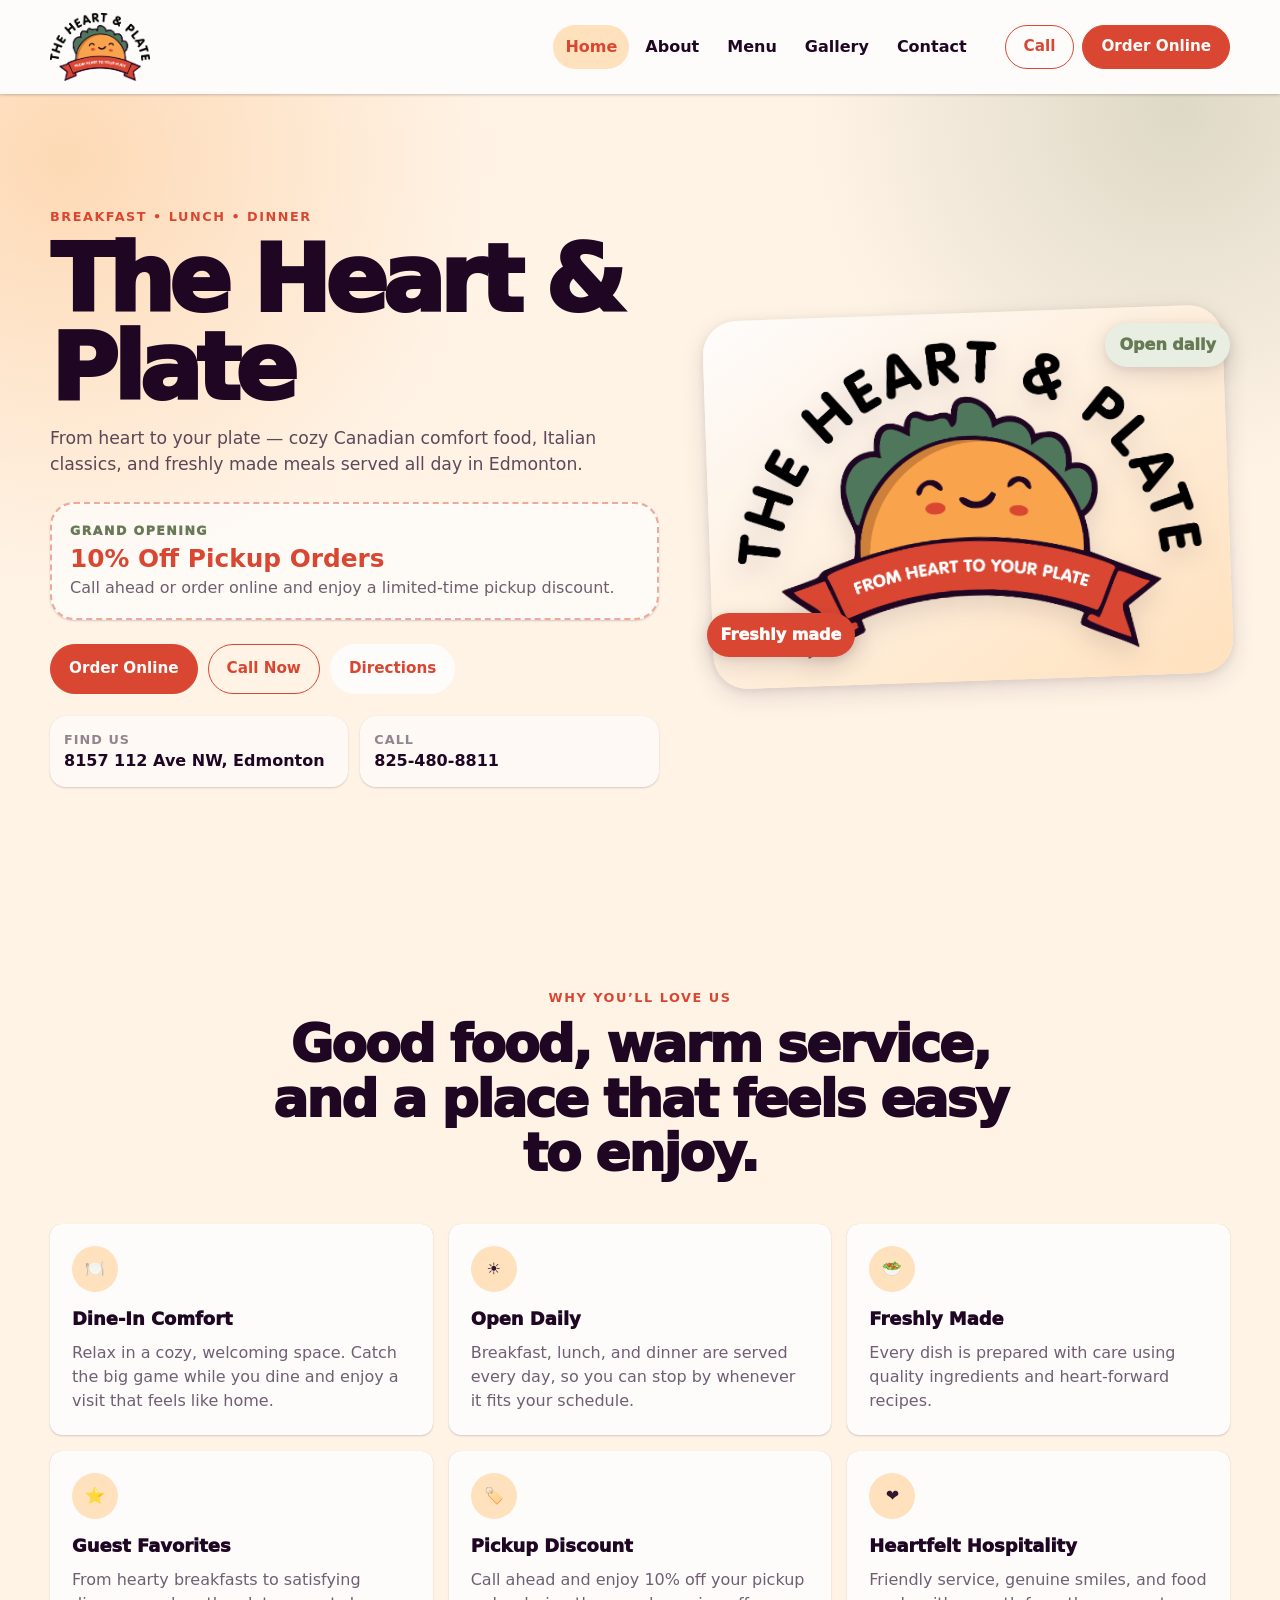
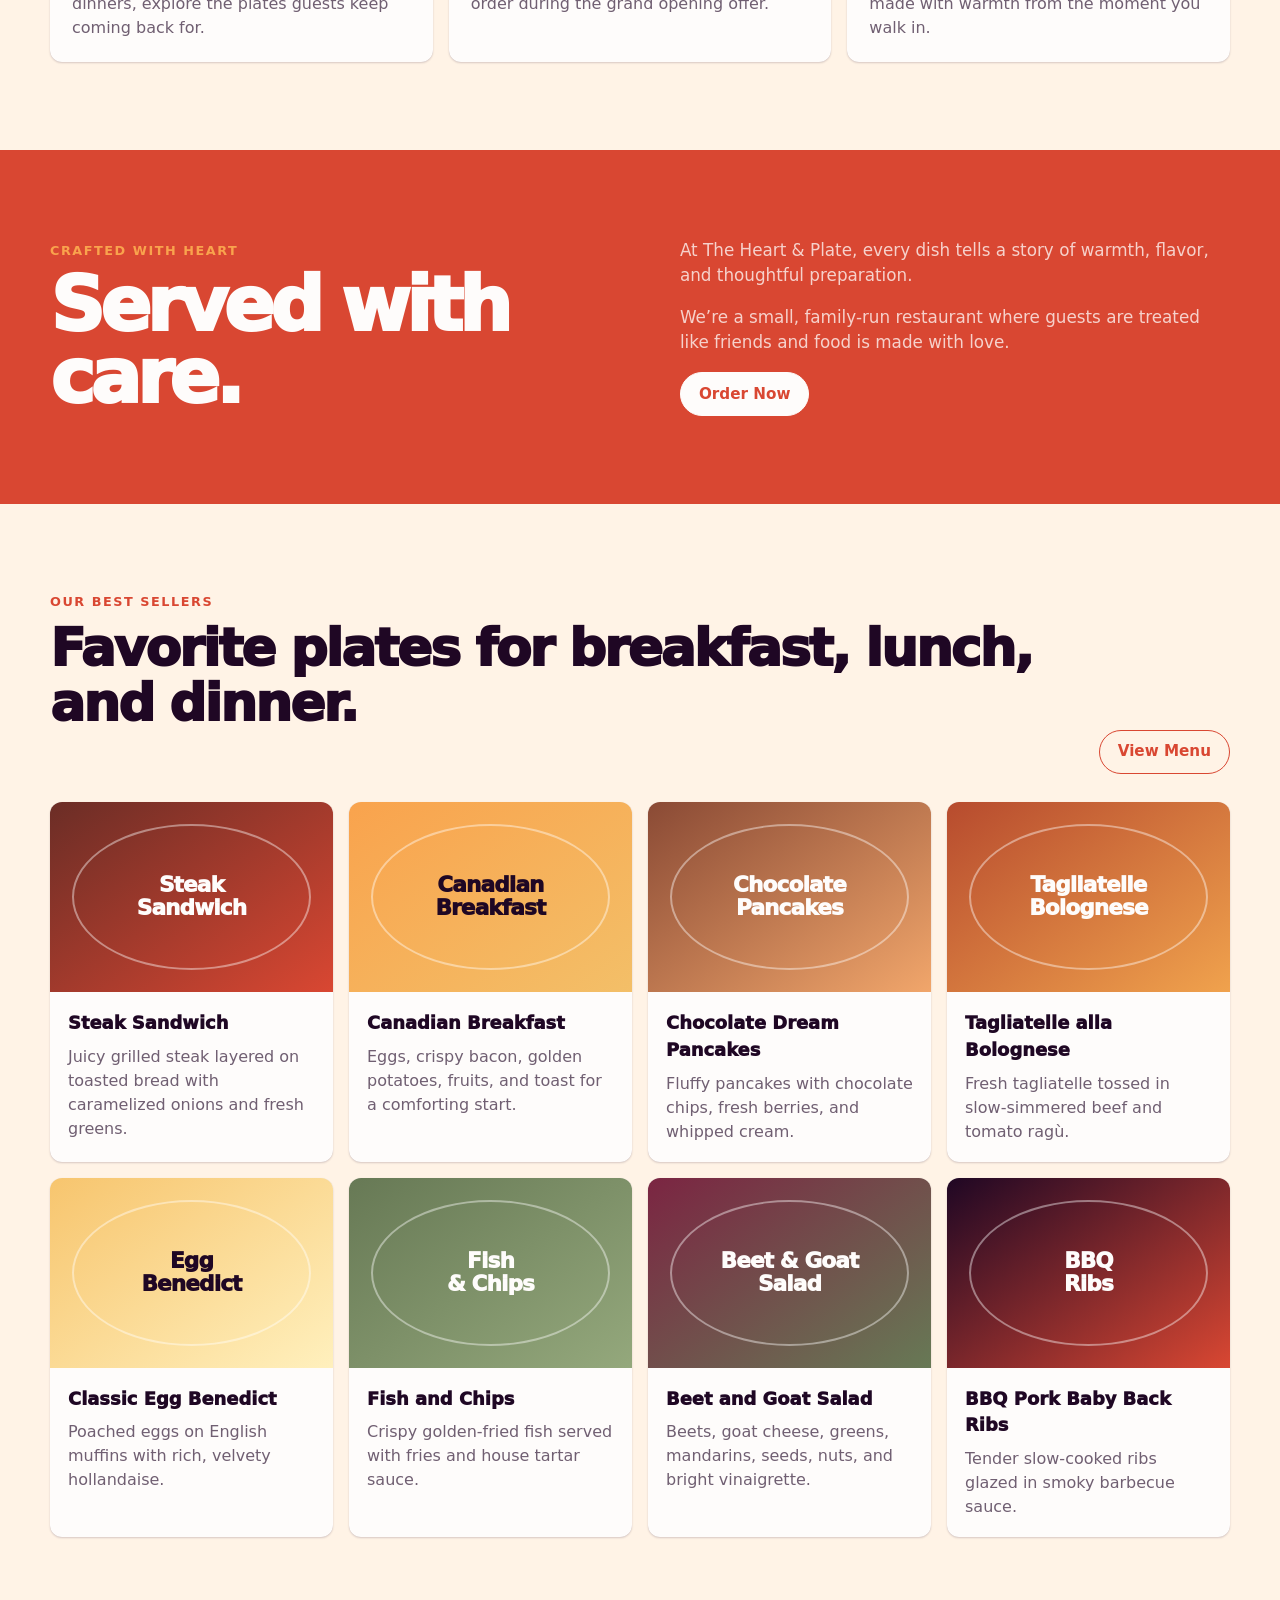
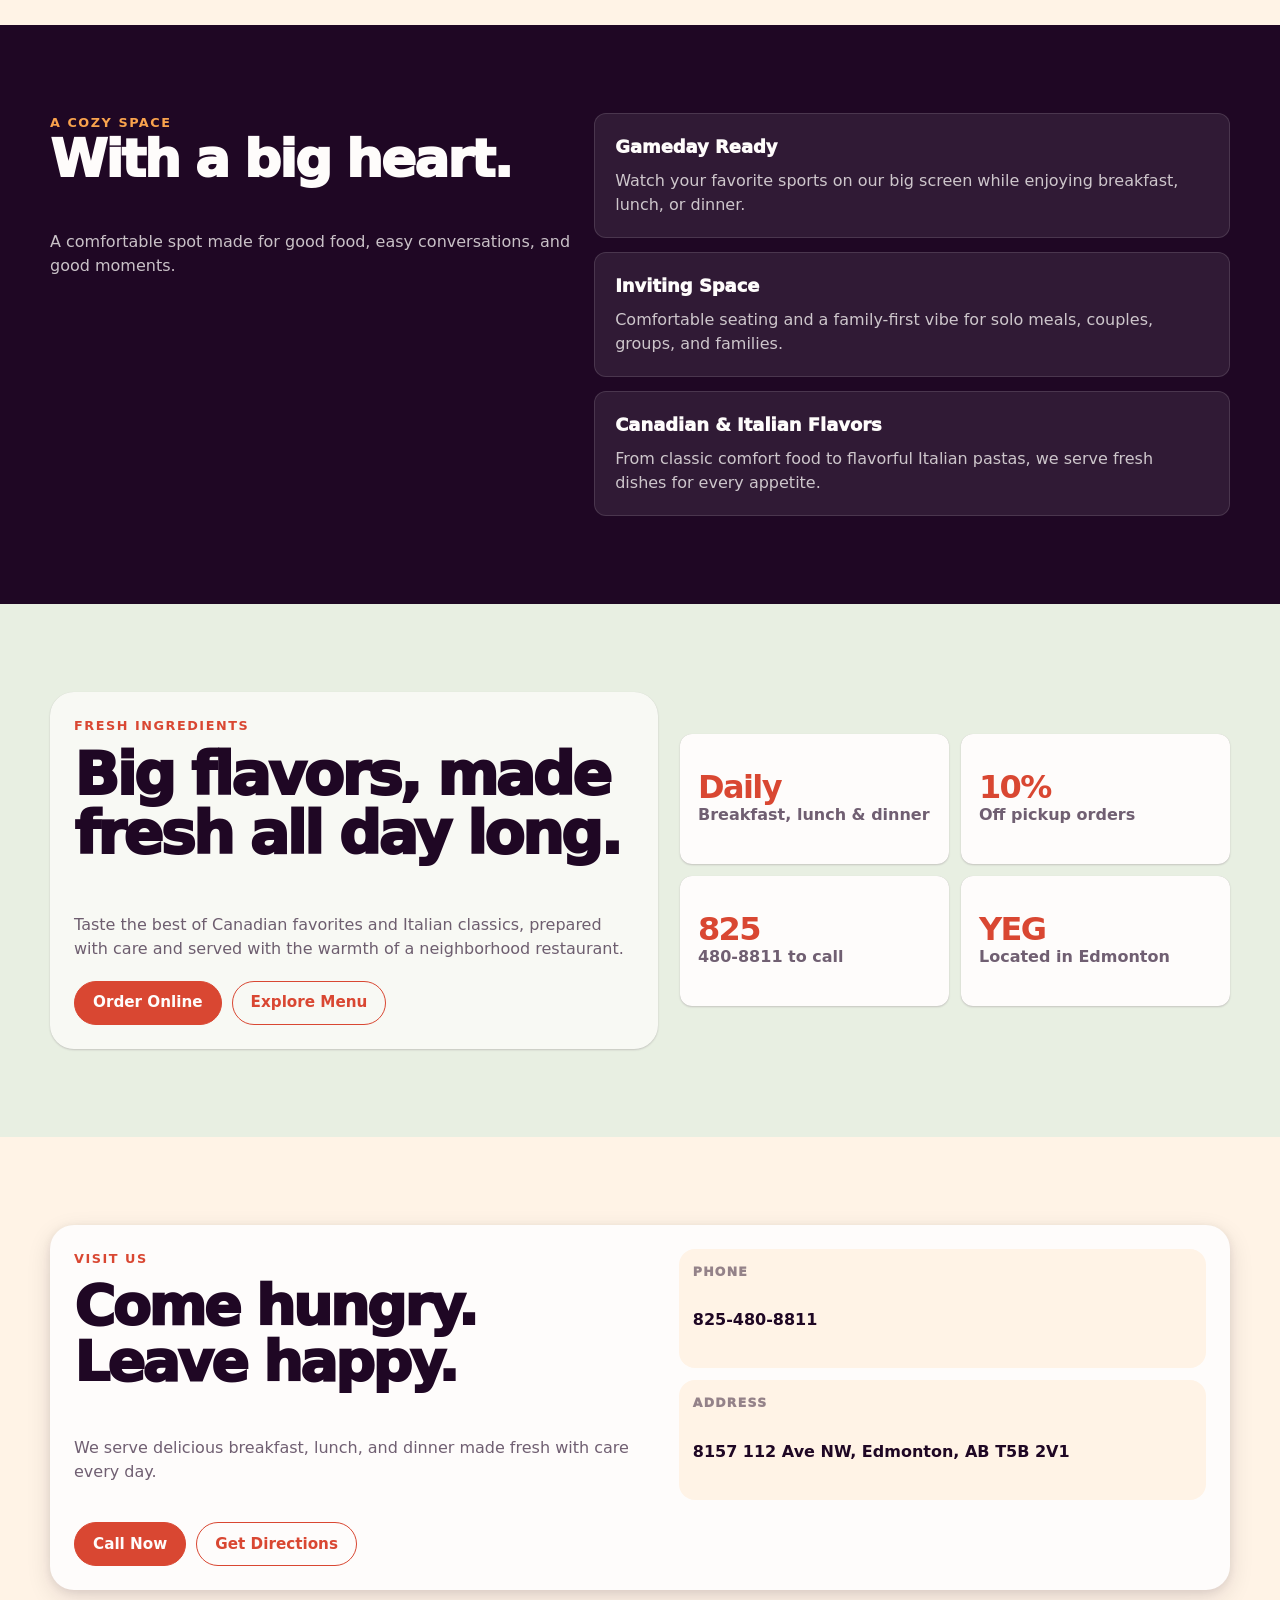
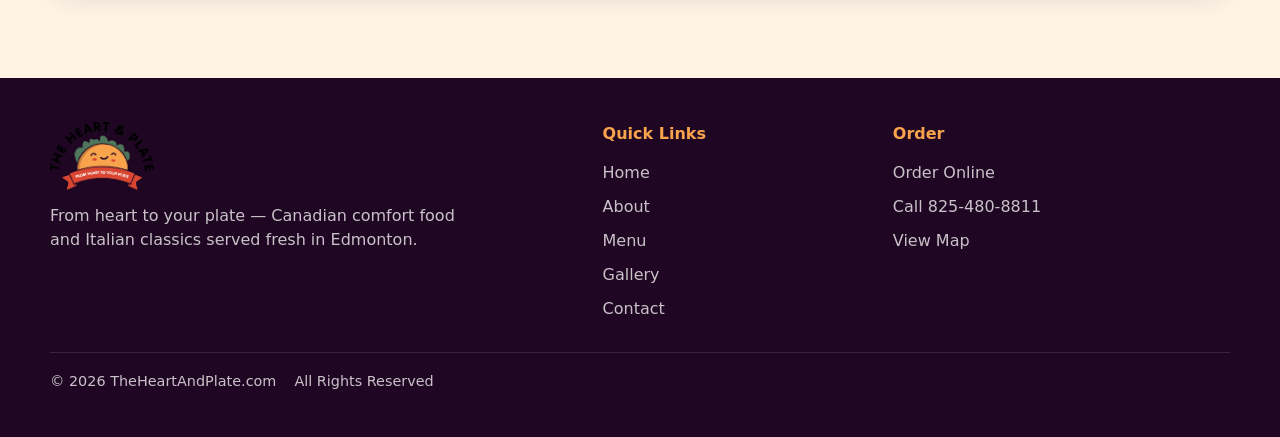
<file: index.html>
<!doctype html>
<html lang="en">
<head>
  <meta charset="utf-8">
  <meta name="viewport" content="width=device-width, initial-scale=1">
  <title>The Heart & Plate | Breakfast, Lunch & Dinner in Edmonton</title>
  <meta name="description" content="The Heart & Plate is a warm family-run Edmonton restaurant serving breakfast, lunch, dinner, Canadian comfort food and Italian classics. Order online or call 825-480-8811.">
  <meta name="theme-color" content="#D94732">

  <meta property="og:title" content="The Heart & Plate | From Heart to Your Plate">
  <meta property="og:description" content="Breakfast, lunch and dinner made fresh daily in Edmonton. Enjoy 10% off pickup orders for our grand opening.">
  <meta property="og:type" content="website">
  <meta property="og:image" content="assets/logo.png">

  <link rel="icon" href="assets/logo.png">
  <link rel="preload" as="image" href="assets/logo.png">
  <link rel="stylesheet" href="styles.css">
  <script src="script.js" defer></script>

  <script type="application/ld+json">
  {
    "@context": "https://schema.org",
    "@type": "Restaurant",
    "name": "The Heart & Plate",
    "url": "https://niht09.github.io/thehartandtheplate/",
    "telephone": "+1-825-480-8811",
    "address": {
      "@type": "PostalAddress",
      "streetAddress": "8157 112 Ave NW",
      "addressLocality": "Edmonton",
      "addressRegion": "AB",
      "postalCode": "T5B 2V1",
      "addressCountry": "CA"
    },
    "servesCuisine": ["Canadian", "Italian", "Breakfast", "Lunch", "Dinner"],
    "priceRange": "$$"
  }
  </script>
</head>
<body>
  <a class="skip-link" href="#main">Skip to content</a>

  <header class="site-header" data-header>
    <div class="container header-inner">
      <a class="brand" href="index.html" aria-label="The Heart and Plate home">
        <img src="assets/logo.png" alt="The Heart and Plate logo" width="112" height="76">
      </a>

      <nav class="desktop-nav" aria-label="Primary navigation">
        <a href="index.html" aria-current="page">Home</a>
        <a href="about.html">About</a>
        <a href="menu.html">Menu</a>
        <a href="gallery.html">Gallery</a>
        <a href="contact.html">Contact</a>
      </nav>

      <div class="header-actions">
        <a class="btn btn-outline hide-sm" href="tel:+18254808811">Call</a>
        <a class="btn btn-primary" href="order-online.html">Order Online</a>
      </div>

      <button class="menu-toggle" type="button" aria-label="Open menu" aria-controls="mobile-menu" aria-expanded="false" data-menu-toggle>
        <span></span>
        <span></span>
        <span></span>
      </button>
    </div>

    <nav class="mobile-menu" id="mobile-menu" aria-label="Mobile navigation" data-mobile-menu>
      <a href="index.html" aria-current="page">Home</a>
      <a href="about.html">About</a>
      <a href="menu.html">Menu</a>
      <a href="gallery.html">Gallery</a>
      <a href="contact.html">Contact</a>
      <div class="mobile-menu-actions">
        <a class="btn btn-primary" href="order-online.html">Order Online</a>
        <a class="btn btn-dark" href="tel:+18254808811">Call 825-480-8811</a>
      </div>
    </nav>
  </header>

  <main id="main">
    <section class="hero section-pad" aria-labelledby="hero-title">
      <div class="container hero-grid">
        <div class="hero-copy">
          <p class="eyebrow">Breakfast • Lunch • Dinner</p>
          <h1 id="hero-title">The Heart & Plate</h1>
          <p class="hero-lead">From heart to your plate — cozy Canadian comfort food, Italian classics, and freshly made meals served all day in Edmonton.</p>

          <div class="hero-offer" aria-label="Grand opening offer">
            <span class="offer-kicker">Grand Opening</span>
            <strong>10% Off Pickup Orders</strong>
            <span>Call ahead or order online and enjoy a limited-time pickup discount.</span>
          </div>

          <div class="hero-ctas">
            <a class="btn btn-primary btn-lg" href="order-online.html">Order Online</a>
            <a class="btn btn-outline btn-lg" href="tel:+18254808811">Call Now</a>
            <a class="btn btn-light btn-lg" href="https://www.google.com/maps/search/?api=1&query=8157%20112%20Ave%20NW%2C%20Edmonton%2C%20AB%20T5B%202V1" target="_blank" rel="noopener">Directions</a>
          </div>

          <div class="quick-info" aria-label="Restaurant details">
            <div>
              <span>Find us</span>
              <strong>8157 112 Ave NW, Edmonton</strong>
            </div>
            <div>
              <span>Call</span>
              <strong>825-480-8811</strong>
            </div>
          </div>
        </div>

        <div class="hero-art" aria-label="The Heart and Plate restaurant brand artwork">
          <div class="logo-card">
            <img src="assets/logo.png" alt="From Heart to Your Plate logo" width="520" height="350">
          </div>
          <div class="hero-chip chip-one">Freshly made</div>
          <div class="hero-chip chip-two">Open daily</div>
        </div>
      </div>
    </section>

    <section class="love section-pad" aria-labelledby="love-title">
      <div class="container">
        <div class="section-heading center">
          <p class="eyebrow">Why You’ll Love Us</p>
          <h2 id="love-title">Good food, warm service, and a place that feels easy to enjoy.</h2>
        </div>

        <div class="feature-grid">
          <article class="feature-card">
            <span class="icon-bubble">🍽️</span>
            <h3>Dine-In Comfort</h3>
            <p>Relax in a cozy, welcoming space. Catch the big game while you dine and enjoy a visit that feels like home.</p>
          </article>
          <article class="feature-card">
            <span class="icon-bubble">☀️</span>
            <h3>Open Daily</h3>
            <p>Breakfast, lunch, and dinner are served every day, so you can stop by whenever it fits your schedule.</p>
          </article>
          <article class="feature-card">
            <span class="icon-bubble">🥗</span>
            <h3>Freshly Made</h3>
            <p>Every dish is prepared with care using quality ingredients and heart-forward recipes.</p>
          </article>
          <article class="feature-card">
            <span class="icon-bubble">⭐</span>
            <h3>Guest Favorites</h3>
            <p>From hearty breakfasts to satisfying dinners, explore the plates guests keep coming back for.</p>
          </article>
          <article class="feature-card">
            <span class="icon-bubble">🏷️</span>
            <h3>Pickup Discount</h3>
            <p>Call ahead and enjoy 10% off your pickup order during the grand opening offer.</p>
          </article>
          <article class="feature-card">
            <span class="icon-bubble">❤️</span>
            <h3>Heartfelt Hospitality</h3>
            <p>Friendly service, genuine smiles, and food made with warmth from the moment you walk in.</p>
          </article>
        </div>
      </div>
    </section>

    <section class="story-band section-pad" aria-labelledby="story-title">
      <div class="container story-grid">
        <div>
          <p class="eyebrow light">Crafted with heart</p>
          <h2 id="story-title">Served with care.</h2>
        </div>
        <div class="story-copy">
          <p>At The Heart & Plate, every dish tells a story of warmth, flavor, and thoughtful preparation.</p>
          <p>We’re a small, family-run restaurant where guests are treated like friends and food is made with love.</p>
          <a class="btn btn-on-red" href="order-online.html">Order Now</a>
        </div>
      </div>
    </section>

    <section class="best-sellers section-pad" aria-labelledby="best-title">
      <div class="container">
        <div class="section-heading split">
          <div>
            <p class="eyebrow">Our Best Sellers</p>
            <h2 id="best-title">Favorite plates for breakfast, lunch, and dinner.</h2>
          </div>
          <a class="btn btn-outline" href="menu.html">View Menu</a>
        </div>

        <div class="menu-grid">
          <article class="menu-card">
            <div class="food-photo food-steak" role="img" aria-label="Steak sandwich illustration"><span>Steak<br>Sandwich</span></div>
            <div class="menu-card-body"><h3>Steak Sandwich</h3><p>Juicy grilled steak layered on toasted bread with caramelized onions and fresh greens.</p></div>
          </article>
          <article class="menu-card">
            <div class="food-photo food-breakfast" role="img" aria-label="Canadian breakfast illustration"><span>Canadian<br>Breakfast</span></div>
            <div class="menu-card-body"><h3>Canadian Breakfast</h3><p>Eggs, crispy bacon, golden potatoes, fruits, and toast for a comforting start.</p></div>
          </article>
          <article class="menu-card">
            <div class="food-photo food-pancakes" role="img" aria-label="Chocolate dream pancakes illustration"><span>Chocolate<br>Pancakes</span></div>
            <div class="menu-card-body"><h3>Chocolate Dream Pancakes</h3><p>Fluffy pancakes with chocolate chips, fresh berries, and whipped cream.</p></div>
          </article>
          <article class="menu-card">
            <div class="food-photo food-pasta" role="img" aria-label="Tagliatelle alla Bolognese illustration"><span>Tagliatelle<br>Bolognese</span></div>
            <div class="menu-card-body"><h3>Tagliatelle alla Bolognese</h3><p>Fresh tagliatelle tossed in slow-simmered beef and tomato ragù.</p></div>
          </article>
          <article class="menu-card">
            <div class="food-photo food-eggs" role="img" aria-label="Classic egg benedict illustration"><span>Egg<br>Benedict</span></div>
            <div class="menu-card-body"><h3>Classic Egg Benedict</h3><p>Poached eggs on English muffins with rich, velvety hollandaise.</p></div>
          </article>
          <article class="menu-card">
            <div class="food-photo food-fish" role="img" aria-label="Fish and chips illustration"><span>Fish<br>& Chips</span></div>
            <div class="menu-card-body"><h3>Fish and Chips</h3><p>Crispy golden-fried fish served with fries and house tartar sauce.</p></div>
          </article>
          <article class="menu-card">
            <div class="food-photo food-salad" role="img" aria-label="Beet and goat salad illustration"><span>Beet & Goat<br>Salad</span></div>
            <div class="menu-card-body"><h3>Beet and Goat Salad</h3><p>Beets, goat cheese, greens, mandarins, seeds, nuts, and bright vinaigrette.</p></div>
          </article>
          <article class="menu-card">
            <div class="food-photo food-ribs" role="img" aria-label="BBQ pork baby back ribs illustration"><span>BBQ<br>Ribs</span></div>
            <div class="menu-card-body"><h3>BBQ Pork Baby Back Ribs</h3><p>Tender slow-cooked ribs glazed in smoky barbecue sauce.</p></div>
          </article>
        </div>
      </div>
    </section>

    <section class="cozy section-pad" aria-labelledby="cozy-title">
      <div class="container cozy-grid">
        <div class="section-heading cozy-heading">
          <p class="eyebrow light">A cozy space</p>
          <h2 id="cozy-title">With a big heart.</h2>
          <p>A comfortable spot made for good food, easy conversations, and good moments.</p>
        </div>
        <div class="cozy-cards">
          <article>
            <h3>Gameday Ready</h3>
            <p>Watch your favorite sports on our big screen while enjoying breakfast, lunch, or dinner.</p>
          </article>
          <article>
            <h3>Inviting Space</h3>
            <p>Comfortable seating and a family-first vibe for solo meals, couples, groups, and families.</p>
          </article>
          <article>
            <h3>Canadian & Italian Flavors</h3>
            <p>From classic comfort food to flavorful Italian pastas, we serve fresh dishes for every appetite.</p>
          </article>
        </div>
      </div>
    </section>

    <section class="fresh section-pad" aria-labelledby="fresh-title">
      <div class="container fresh-grid">
        <div class="fresh-panel">
          <p class="eyebrow">Fresh Ingredients</p>
          <h2 id="fresh-title">Big flavors, made fresh all day long.</h2>
          <p>Taste the best of Canadian favorites and Italian classics, prepared with care and served with the warmth of a neighborhood restaurant.</p>
          <div class="fresh-actions">
            <a class="btn btn-primary" href="order-online.html">Order Online</a>
            <a class="btn btn-outline" href="menu.html">Explore Menu</a>
          </div>
        </div>
        <div class="fresh-stat-grid" aria-label="Restaurant highlights">
          <div><strong>Daily</strong><span>Breakfast, lunch & dinner</span></div>
          <div><strong>10%</strong><span>Off pickup orders</span></div>
          <div><strong>825</strong><span>480-8811 to call</span></div>
          <div><strong>YEG</strong><span>Located in Edmonton</span></div>
        </div>
      </div>
    </section>

    <section class="contact section-pad" aria-labelledby="contact-title">
      <div class="container contact-card">
        <div>
          <p class="eyebrow">Visit us</p>
          <h2 id="contact-title">Come hungry. Leave happy.</h2>
          <p>We serve delicious breakfast, lunch, and dinner made fresh with care every day.</p>
        </div>
        <div class="contact-details">
          <a href="tel:+18254808811"><span>Phone</span><strong>825-480-8811</strong></a>
          <a href="https://www.google.com/maps/search/?api=1&query=8157%20112%20Ave%20NW%2C%20Edmonton%2C%20AB%20T5B%202V1" target="_blank" rel="noopener"><span>Address</span><strong>8157 112 Ave NW, Edmonton, AB T5B 2V1</strong></a>
        </div>
        <div class="contact-actions">
          <a class="btn btn-primary" href="tel:+18254808811">Call Now</a>
          <a class="btn btn-outline" href="https://www.google.com/maps/search/?api=1&query=8157%20112%20Ave%20NW%2C%20Edmonton%2C%20AB%20T5B%202V1" target="_blank" rel="noopener">Get Directions</a>
        </div>
      </div>
    </section>
  </main>

  <footer class="site-footer">
    <div class="container footer-grid">
      <div>
        <img class="footer-logo" src="assets/logo.png" alt="The Heart and Plate logo" width="112" height="76" loading="lazy">
        <p>From heart to your plate — Canadian comfort food and Italian classics served fresh in Edmonton.</p>
      </div>
      <div>
        <h2>Quick Links</h2>
        <a href="index.html">Home</a>
        <a href="about.html">About</a>
        <a href="menu.html">Menu</a>
        <a href="gallery.html">Gallery</a>
        <a href="contact.html">Contact</a>
      </div>
      <div>
        <h2>Order</h2>
        <a href="order-online.html">Order Online</a>
        <a href="tel:+18254808811">Call 825-480-8811</a>
        <a href="https://www.google.com/maps/search/?api=1&query=8157%20112%20Ave%20NW%2C%20Edmonton%2C%20AB%20T5B%202V1" target="_blank" rel="noopener">View Map</a>
      </div>
    </div>
    <div class="container footer-bottom">
      <span>© <span data-year></span> TheHeartAndPlate.com</span>
      <span>All Rights Reserved</span>
    </div>
  </footer>

  <div class="mobile-cta" aria-label="Quick mobile actions">
    <a href="tel:+18254808811">Call</a>
    <a class="mobile-cta-primary" href="order-online.html">Order</a>
    <a href="https://www.google.com/maps/search/?api=1&query=8157%20112%20Ave%20NW%2C%20Edmonton%2C%20AB%20T5B%202V1" target="_blank" rel="noopener">Directions</a>
  </div>
</body>
</html>
</file>
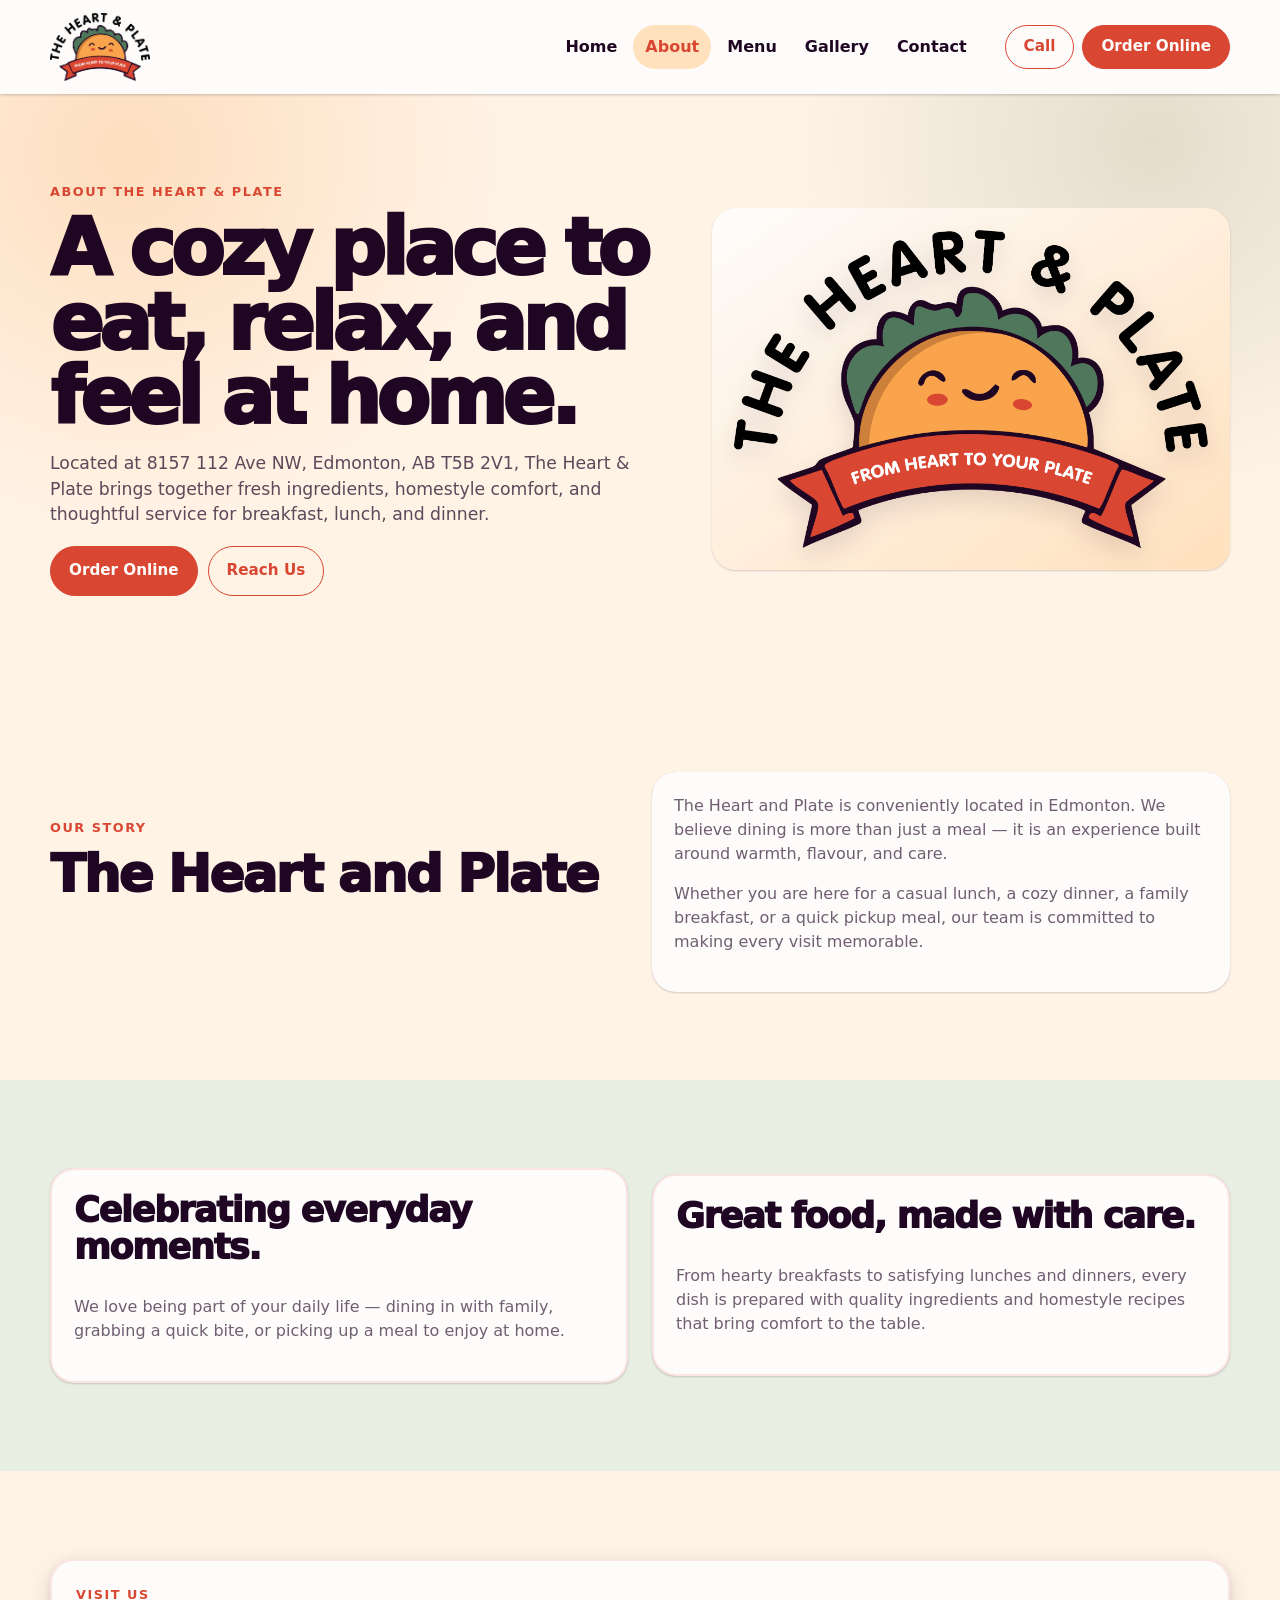
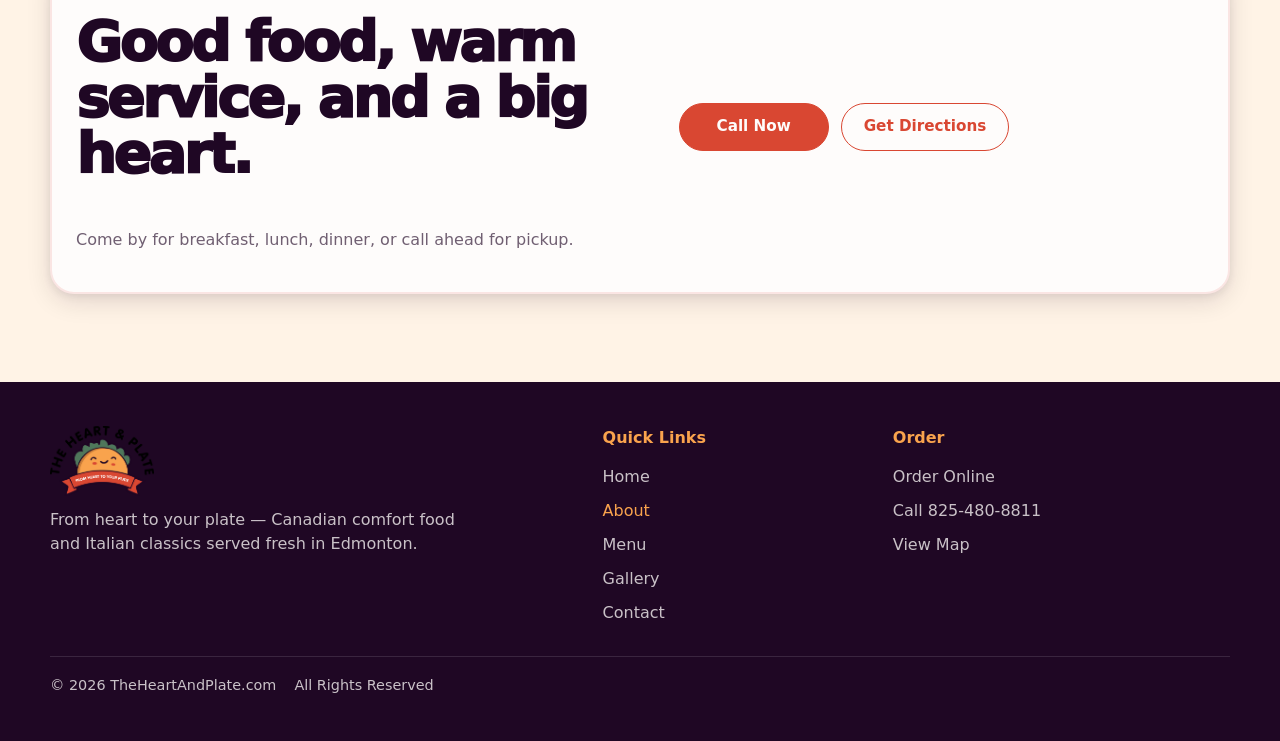
<file: about.html>
<!doctype html>
<html lang="en">
<head>
  <meta charset="utf-8">
  <meta name="viewport" content="width=device-width, initial-scale=1">
  <title>About | The Heart & Plate Edmonton</title>
  <meta name="description" content="Learn about The Heart & Plate, a warm Edmonton restaurant serving fresh breakfast, lunch, dinner, Canadian comfort food and Italian classics.">
  <meta name="theme-color" content="#D94732">
  <meta property="og:title" content="About | The Heart & Plate Edmonton">
  <meta property="og:description" content="Learn about The Heart & Plate, a warm Edmonton restaurant serving fresh breakfast, lunch, dinner, Canadian comfort food and Italian classics.">
  <meta property="og:type" content="website">
  <meta property="og:image" content="assets/logo.png">
  <link rel="icon" href="assets/logo.png">
  <link rel="stylesheet" href="styles.css">
  <script src="script.js" defer></script>
</head>
<body>
  <a class="skip-link" href="#main">Skip to content</a>

  <header class="site-header" data-header>
    <div class="container header-inner">
      <a class="brand" href="index.html" aria-label="The Heart and Plate home">
        <img src="assets/logo.png" alt="The Heart and Plate logo" width="112" height="76">
      </a>

      <nav class="desktop-nav" aria-label="Primary navigation">
        <a href="index.html" >Home</a>
        <a href="about.html" aria-current="page">About</a>
        <a href="menu.html" >Menu</a>
        <a href="gallery.html" >Gallery</a>
        <a href="contact.html" >Contact</a>
      </nav>

      <div class="header-actions">
        <a class="btn btn-outline hide-sm" href="tel:+18254808811">Call</a>
        <a class="btn btn-primary" href="order-online.html">Order Online</a>
      </div>

      <button class="menu-toggle" type="button" aria-label="Open menu" aria-controls="mobile-menu" aria-expanded="false" data-menu-toggle>
        <span></span><span></span><span></span>
      </button>
    </div>

    <nav class="mobile-menu" id="mobile-menu" aria-label="Mobile navigation" data-mobile-menu>
      <a href="index.html" >Home</a>
      <a href="about.html" aria-current="page">About</a>
      <a href="menu.html" >Menu</a>
      <a href="gallery.html" >Gallery</a>
      <a href="contact.html" >Contact</a>
      <a href="order-online.html" >Order Online</a>
      <div class="mobile-menu-actions">
        <a class="btn btn-primary" href="order-online.html">Order Online</a>
        <a class="btn btn-dark" href="tel:+18254808811">Call 825-480-8811</a>
      </div>
    </nav>
  </header>

  <main id="main">
    <section class="page-hero about-page-hero section-pad">
      <div class="container two-col hero-inner-page">
        <div>
          <p class="eyebrow">About The Heart & Plate</p>
          <h1>A cozy place to eat, relax, and feel at home.</h1>
          <p class="hero-lead">Located at 8157 112 Ave NW, Edmonton, AB T5B 2V1, The Heart & Plate brings together fresh ingredients, homestyle comfort, and thoughtful service for breakfast, lunch, and dinner.</p>
          <div class="hero-ctas">
            <a class="btn btn-primary btn-lg" href="order-online.html">Order Online</a>
            <a class="btn btn-outline btn-lg" href="contact.html">Reach Us</a>
          </div>
        </div>
        <div class="about-brand-card">
          <img src="assets/logo.png" alt="The Heart and Plate logo" width="520" height="350">
        </div>
      </div>
    </section>

    <section class="section-pad">
      <div class="container intro-grid">
        <div class="section-heading">
          <p class="eyebrow">Our Story</p>
          <h2>The Heart and Plate</h2>
        </div>
        <div class="prose-card">
          <p>The Heart and Plate is conveniently located in Edmonton. We believe dining is more than just a meal — it is an experience built around warmth, flavour, and care.</p>
          <p>Whether you are here for a casual lunch, a cozy dinner, a family breakfast, or a quick pickup meal, our team is committed to making every visit memorable.</p>
        </div>
      </div>
    </section>

    <section class="food-philosophy section-pad">
      <div class="container food-philosophy-grid">
        <div class="prose-card warm-card">
          <h2>Celebrating everyday moments.</h2>
          <p>We love being part of your daily life — dining in with family, grabbing a quick bite, or picking up a meal to enjoy at home.</p>
        </div>
        <div class="prose-card warm-card">
          <h2>Great food, made with care.</h2>
          <p>From hearty breakfasts to satisfying lunches and dinners, every dish is prepared with quality ingredients and homestyle recipes that bring comfort to the table.</p>
        </div>
      </div>
    </section>

    <section class="visit-band section-pad">
      <div class="container contact-card visit-card">
        <div>
          <p class="eyebrow">Visit us</p>
          <h2>Good food, warm service, and a big heart.</h2>
          <p>Come by for breakfast, lunch, dinner, or call ahead for pickup.</p>
        </div>
        <div class="contact-actions">
          <a class="btn btn-primary" href="tel:+18254808811">Call Now</a>
          <a class="btn btn-outline" href="https://www.google.com/maps/search/?api=1&query=8157%20112%20Ave%20NW%2C%20Edmonton%2C%20AB%20T5B%202V1" target="_blank" rel="noopener">Get Directions</a>
        </div>
      </div>
    </section>
  </main>

  <footer class="site-footer">
    <div class="container footer-grid">
      <div>
        <img class="footer-logo" src="assets/logo.png" alt="The Heart and Plate logo" width="112" height="76" loading="lazy">
        <p>From heart to your plate — Canadian comfort food and Italian classics served fresh in Edmonton.</p>
      </div>
      <div>
        <h2>Quick Links</h2>
        <a href="index.html" >Home</a>
        <a href="about.html" aria-current="page">About</a>
        <a href="menu.html" >Menu</a>
        <a href="gallery.html" >Gallery</a>
        <a href="contact.html" >Contact</a>
      </div>
      <div>
        <h2>Order</h2>
        <a href="order-online.html" >Order Online</a>
        <a href="tel:+18254808811">Call 825-480-8811</a>
        <a href="https://www.google.com/maps/search/?api=1&query=8157%20112%20Ave%20NW%2C%20Edmonton%2C%20AB%20T5B%202V1" target="_blank" rel="noopener">View Map</a>
      </div>
    </div>
    <div class="container footer-bottom">
      <span>© <span data-year></span> TheHeartAndPlate.com</span>
      <span>All Rights Reserved</span>
    </div>
  </footer>

  <div class="mobile-cta" aria-label="Quick mobile actions">
    <a href="tel:+18254808811">Call</a>
    <a class="mobile-cta-primary" href="order-online.html">Order</a>
    <a href="https://www.google.com/maps/search/?api=1&query=8157%20112%20Ave%20NW%2C%20Edmonton%2C%20AB%20T5B%202V1" target="_blank" rel="noopener">Directions</a>
  </div>
</body>
</html>
</file>
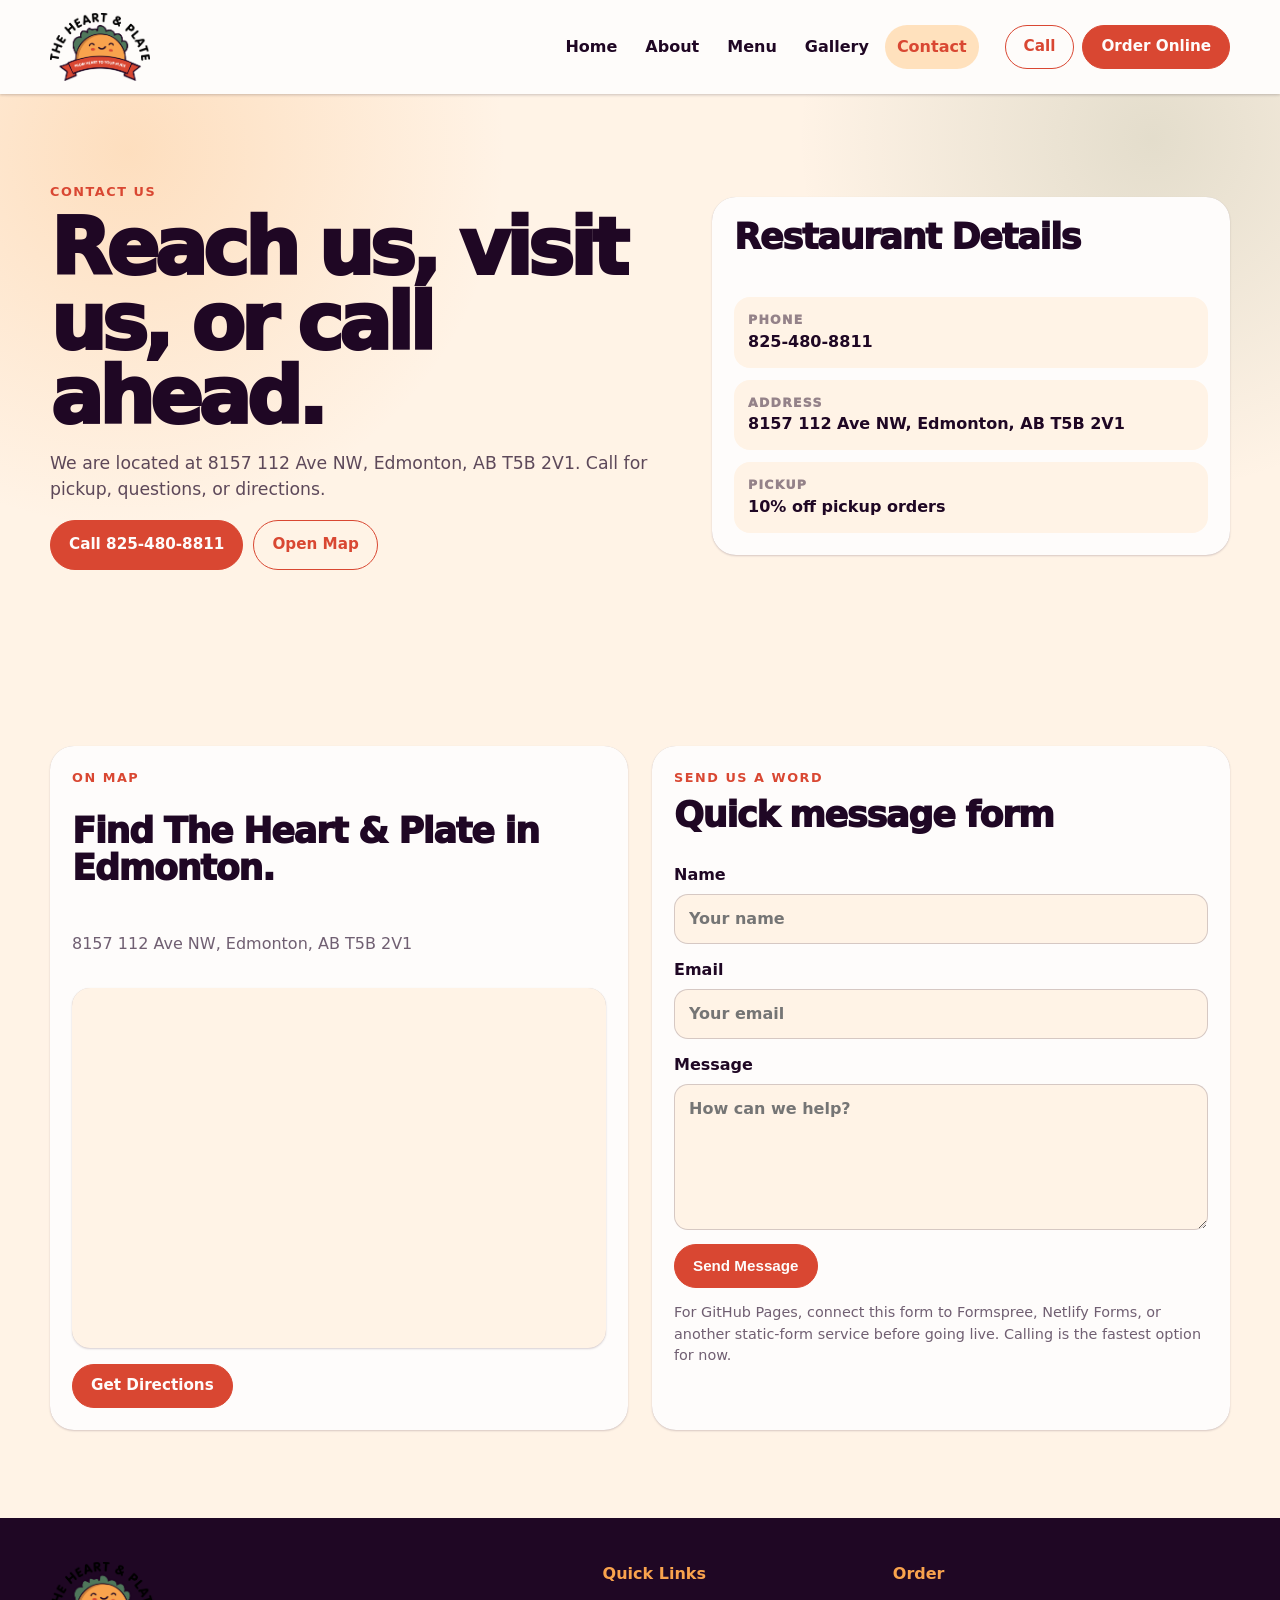
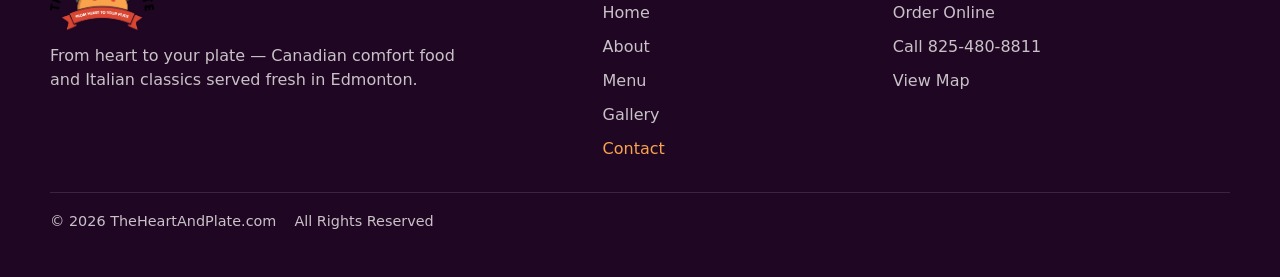
<file: contact.html>
<!doctype html>
<html lang="en">
<head>
  <meta charset="utf-8">
  <meta name="viewport" content="width=device-width, initial-scale=1">
  <title>Contact | The Heart & Plate Edmonton</title>
  <meta name="description" content="Contact The Heart & Plate in Edmonton. Call 825-480-8811, get directions, or ask about pickup orders.">
  <meta name="theme-color" content="#D94732">
  <meta property="og:title" content="Contact | The Heart & Plate Edmonton">
  <meta property="og:description" content="Contact The Heart & Plate in Edmonton. Call 825-480-8811, get directions, or ask about pickup orders.">
  <meta property="og:type" content="website">
  <meta property="og:image" content="assets/logo.png">
  <link rel="icon" href="assets/logo.png">
  <link rel="stylesheet" href="styles.css">
  <script src="script.js" defer></script>
</head>
<body>
  <a class="skip-link" href="#main">Skip to content</a>

  <header class="site-header" data-header>
    <div class="container header-inner">
      <a class="brand" href="index.html" aria-label="The Heart and Plate home">
        <img src="assets/logo.png" alt="The Heart and Plate logo" width="112" height="76">
      </a>

      <nav class="desktop-nav" aria-label="Primary navigation">
        <a href="index.html" >Home</a>
        <a href="about.html" >About</a>
        <a href="menu.html" >Menu</a>
        <a href="gallery.html" >Gallery</a>
        <a href="contact.html" aria-current="page">Contact</a>
      </nav>

      <div class="header-actions">
        <a class="btn btn-outline hide-sm" href="tel:+18254808811">Call</a>
        <a class="btn btn-primary" href="order-online.html">Order Online</a>
      </div>

      <button class="menu-toggle" type="button" aria-label="Open menu" aria-controls="mobile-menu" aria-expanded="false" data-menu-toggle>
        <span></span><span></span><span></span>
      </button>
    </div>

    <nav class="mobile-menu" id="mobile-menu" aria-label="Mobile navigation" data-mobile-menu>
      <a href="index.html" >Home</a>
      <a href="about.html" >About</a>
      <a href="menu.html" >Menu</a>
      <a href="gallery.html" >Gallery</a>
      <a href="contact.html" aria-current="page">Contact</a>
      <a href="order-online.html" >Order Online</a>
      <div class="mobile-menu-actions">
        <a class="btn btn-primary" href="order-online.html">Order Online</a>
        <a class="btn btn-dark" href="tel:+18254808811">Call 825-480-8811</a>
      </div>
    </nav>
  </header>

  <main id="main">
    <section class="page-hero contact-hero section-pad">
      <div class="container two-col hero-inner-page">
        <div>
          <p class="eyebrow">Contact Us</p>
          <h1>Reach us, visit us, or call ahead.</h1>
          <p class="hero-lead">We are located at 8157 112 Ave NW, Edmonton, AB T5B 2V1. Call for pickup, questions, or directions.</p>
          <div class="hero-ctas">
            <a class="btn btn-primary btn-lg" href="tel:+18254808811">Call 825-480-8811</a>
            <a class="btn btn-outline btn-lg" href="https://www.google.com/maps/search/?api=1&query=8157%20112%20Ave%20NW%2C%20Edmonton%2C%20AB%20T5B%202V1" target="_blank" rel="noopener">Open Map</a>
          </div>
        </div>
        <div class="contact-info-panel">
          <h2>Restaurant Details</h2>
          <a href="tel:+18254808811"><span>Phone</span><strong>825-480-8811</strong></a>
          <a href="https://www.google.com/maps/search/?api=1&query=8157%20112%20Ave%20NW%2C%20Edmonton%2C%20AB%20T5B%202V1" target="_blank" rel="noopener"><span>Address</span><strong>8157 112 Ave NW, Edmonton, AB T5B 2V1</strong></a>
          <a href="order-online.html"><span>Pickup</span><strong>10% off pickup orders</strong></a>
        </div>
      </div>
    </section>
    <section class="section-pad">
      <div class="container contact-layout map-layout">
        <div class="map-card">
          <p class="eyebrow">On Map</p>
          <h2>Find The Heart & Plate in Edmonton.</h2>
          <p>8157 112 Ave NW, Edmonton, AB T5B 2V1</p>
          <iframe class="map-embed" title="Map to The Heart & Plate Edmonton" loading="lazy" referrerpolicy="no-referrer-when-downgrade" src="https://www.google.com/maps?q=8157%20112%20Ave%20NW%2C%20Edmonton%2C%20AB%20T5B%202V1&output=embed"></iframe>
          <a class="btn btn-primary" href="https://www.google.com/maps/search/?api=1&query=8157%20112%20Ave%20NW%2C%20Edmonton%2C%20AB%20T5B%202V1" target="_blank" rel="noopener">Get Directions</a>
        </div>
        <form class="contact-form" action="mailto:" method="post" enctype="text/plain">
          <p class="eyebrow">Send us a word</p>
          <h2>Quick message form</h2>
          <label>Name <input type="text" name="name" placeholder="Your name"></label>
          <label>Email <input type="email" name="email" placeholder="Your email"></label>
          <label>Message <textarea name="message" rows="5" placeholder="How can we help?"></textarea></label>
          <button class="btn btn-primary" type="submit">Send Message</button>
          <p class="form-note">For GitHub Pages, connect this form to Formspree, Netlify Forms, or another static-form service before going live. Calling is the fastest option for now.</p>
        </form>
      </div>
    </section>
  </main>

  <footer class="site-footer">
    <div class="container footer-grid">
      <div>
        <img class="footer-logo" src="assets/logo.png" alt="The Heart and Plate logo" width="112" height="76" loading="lazy">
        <p>From heart to your plate — Canadian comfort food and Italian classics served fresh in Edmonton.</p>
      </div>
      <div>
        <h2>Quick Links</h2>
        <a href="index.html" >Home</a>
        <a href="about.html" >About</a>
        <a href="menu.html" >Menu</a>
        <a href="gallery.html" >Gallery</a>
        <a href="contact.html" aria-current="page">Contact</a>
      </div>
      <div>
        <h2>Order</h2>
        <a href="order-online.html" >Order Online</a>
        <a href="tel:+18254808811">Call 825-480-8811</a>
        <a href="https://www.google.com/maps/search/?api=1&query=8157%20112%20Ave%20NW%2C%20Edmonton%2C%20AB%20T5B%202V1" target="_blank" rel="noopener">View Map</a>
      </div>
    </div>
    <div class="container footer-bottom">
      <span>© <span data-year></span> TheHeartAndPlate.com</span>
      <span>All Rights Reserved</span>
    </div>
  </footer>

  <div class="mobile-cta" aria-label="Quick mobile actions">
    <a href="tel:+18254808811">Call</a>
    <a class="mobile-cta-primary" href="order-online.html">Order</a>
    <a href="https://www.google.com/maps/search/?api=1&query=8157%20112%20Ave%20NW%2C%20Edmonton%2C%20AB%20T5B%202V1" target="_blank" rel="noopener">Directions</a>
  </div>
</body>
</html>
</file>
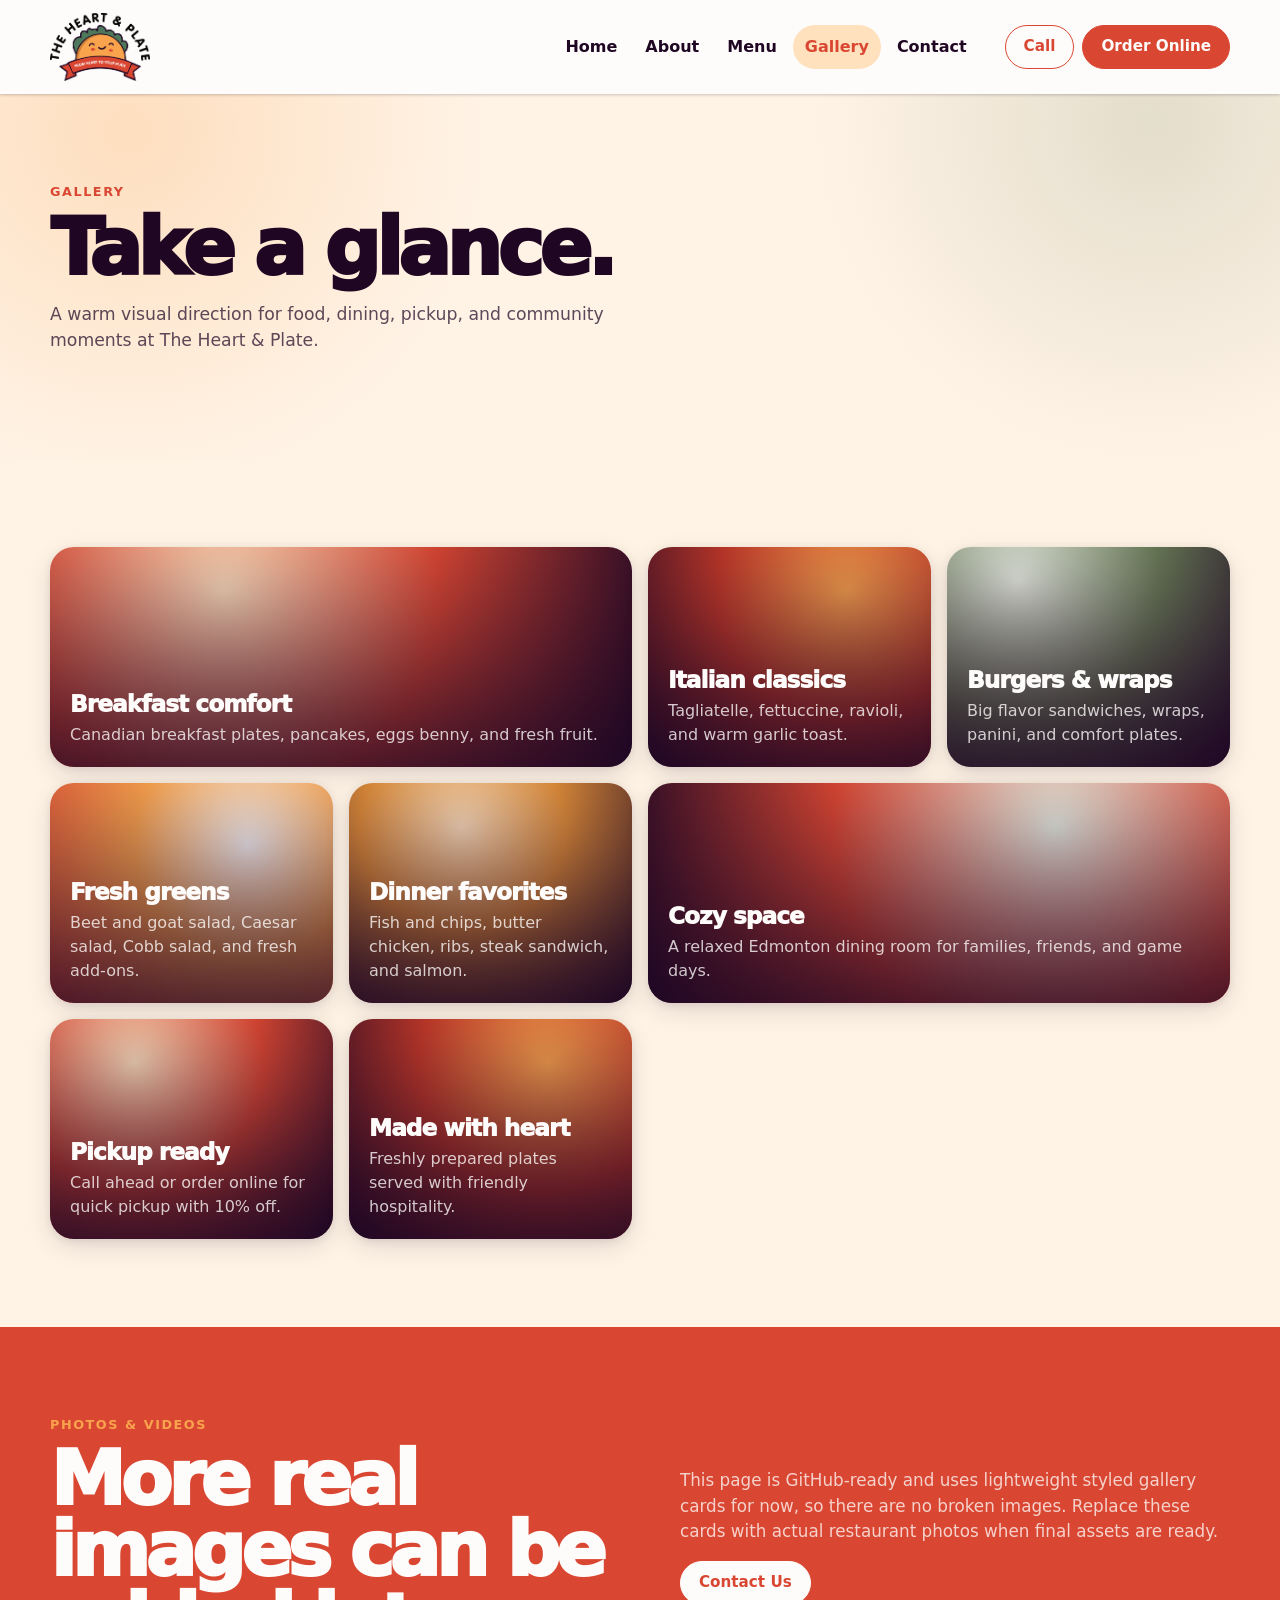
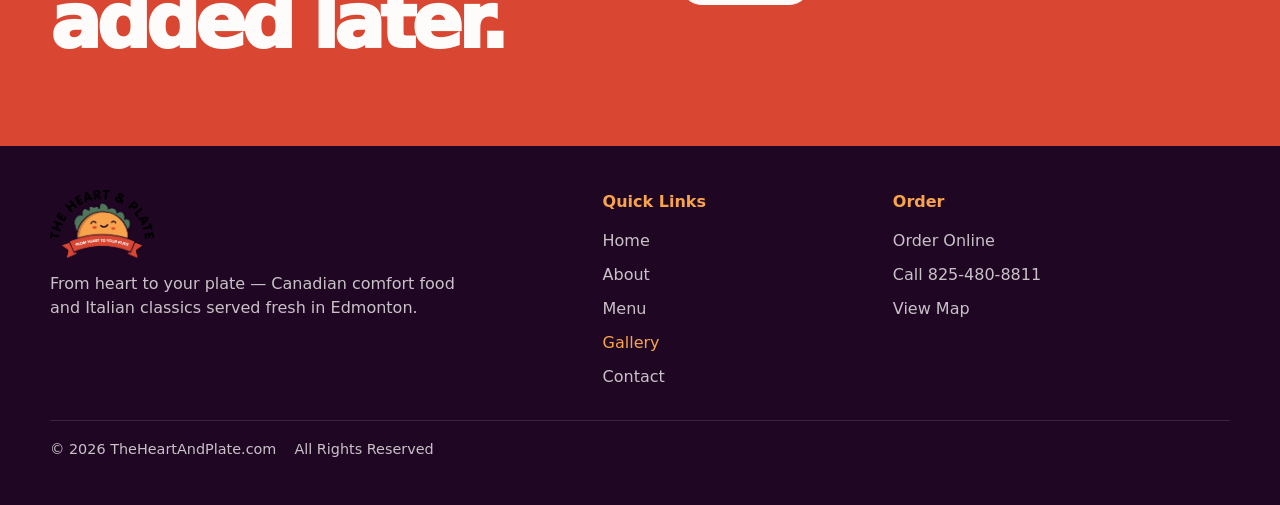
<file: gallery.html>
<!doctype html>
<html lang="en">
<head>
  <meta charset="utf-8">
  <meta name="viewport" content="width=device-width, initial-scale=1">
  <title>Gallery | The Heart & Plate Edmonton</title>
  <meta name="description" content="View The Heart & Plate gallery direction for fresh food, cozy dining, pickup orders and Edmonton restaurant moments.">
  <meta name="theme-color" content="#D94732">
  <meta property="og:title" content="Gallery | The Heart & Plate Edmonton">
  <meta property="og:description" content="View The Heart & Plate gallery direction for fresh food, cozy dining, pickup orders and Edmonton restaurant moments.">
  <meta property="og:type" content="website">
  <meta property="og:image" content="assets/logo.png">
  <link rel="icon" href="assets/logo.png">
  <link rel="stylesheet" href="styles.css">
  <script src="script.js" defer></script>
</head>
<body>
  <a class="skip-link" href="#main">Skip to content</a>

  <header class="site-header" data-header>
    <div class="container header-inner">
      <a class="brand" href="index.html" aria-label="The Heart and Plate home">
        <img src="assets/logo.png" alt="The Heart and Plate logo" width="112" height="76">
      </a>

      <nav class="desktop-nav" aria-label="Primary navigation">
        <a href="index.html" >Home</a>
        <a href="about.html" >About</a>
        <a href="menu.html" >Menu</a>
        <a href="gallery.html" aria-current="page">Gallery</a>
        <a href="contact.html" >Contact</a>
      </nav>

      <div class="header-actions">
        <a class="btn btn-outline hide-sm" href="tel:+18254808811">Call</a>
        <a class="btn btn-primary" href="order-online.html">Order Online</a>
      </div>

      <button class="menu-toggle" type="button" aria-label="Open menu" aria-controls="mobile-menu" aria-expanded="false" data-menu-toggle>
        <span></span><span></span><span></span>
      </button>
    </div>

    <nav class="mobile-menu" id="mobile-menu" aria-label="Mobile navigation" data-mobile-menu>
      <a href="index.html" >Home</a>
      <a href="about.html" >About</a>
      <a href="menu.html" >Menu</a>
      <a href="gallery.html" aria-current="page">Gallery</a>
      <a href="contact.html" >Contact</a>
      <a href="order-online.html" >Order Online</a>
      <div class="mobile-menu-actions">
        <a class="btn btn-primary" href="order-online.html">Order Online</a>
        <a class="btn btn-dark" href="tel:+18254808811">Call 825-480-8811</a>
      </div>
    </nav>
  </header>

  <main id="main">
    <section class="page-hero gallery-hero section-pad">
      <div class="container">
        <p class="eyebrow">Gallery</p>
        <h1>Take a glance.</h1>
        <p class="hero-lead">A warm visual direction for food, dining, pickup, and community moments at The Heart & Plate.</p>
      </div>
    </section>
    <section class="section-pad">
      <div class="container">
        <div class="gallery-grid"><article class="gallery-tile tile-1"><span>Breakfast comfort</span><p>Canadian breakfast plates, pancakes, eggs benny, and fresh fruit.</p></article><article class="gallery-tile tile-2"><span>Italian classics</span><p>Tagliatelle, fettuccine, ravioli, and warm garlic toast.</p></article><article class="gallery-tile tile-3"><span>Burgers & wraps</span><p>Big flavor sandwiches, wraps, panini, and comfort plates.</p></article><article class="gallery-tile tile-4"><span>Fresh greens</span><p>Beet and goat salad, Caesar salad, Cobb salad, and fresh add-ons.</p></article><article class="gallery-tile tile-5"><span>Dinner favorites</span><p>Fish and chips, butter chicken, ribs, steak sandwich, and salmon.</p></article><article class="gallery-tile tile-6"><span>Cozy space</span><p>A relaxed Edmonton dining room for families, friends, and game days.</p></article><article class="gallery-tile tile-1"><span>Pickup ready</span><p>Call ahead or order online for quick pickup with 10% off.</p></article><article class="gallery-tile tile-2"><span>Made with heart</span><p>Freshly prepared plates served with friendly hospitality.</p></article></div>
      </div>
    </section>
    <section class="story-band section-pad">
      <div class="container story-grid">
        <div><p class="eyebrow light">Photos & videos</p><h2>More real images can be added later.</h2></div>
        <div class="story-copy"><p>This page is GitHub-ready and uses lightweight styled gallery cards for now, so there are no broken images. Replace these cards with actual restaurant photos when final assets are ready.</p><a class="btn btn-on-red" href="contact.html">Contact Us</a></div>
      </div>
    </section>
  </main>

  <footer class="site-footer">
    <div class="container footer-grid">
      <div>
        <img class="footer-logo" src="assets/logo.png" alt="The Heart and Plate logo" width="112" height="76" loading="lazy">
        <p>From heart to your plate — Canadian comfort food and Italian classics served fresh in Edmonton.</p>
      </div>
      <div>
        <h2>Quick Links</h2>
        <a href="index.html" >Home</a>
        <a href="about.html" >About</a>
        <a href="menu.html" >Menu</a>
        <a href="gallery.html" aria-current="page">Gallery</a>
        <a href="contact.html" >Contact</a>
      </div>
      <div>
        <h2>Order</h2>
        <a href="order-online.html" >Order Online</a>
        <a href="tel:+18254808811">Call 825-480-8811</a>
        <a href="https://www.google.com/maps/search/?api=1&query=8157%20112%20Ave%20NW%2C%20Edmonton%2C%20AB%20T5B%202V1" target="_blank" rel="noopener">View Map</a>
      </div>
    </div>
    <div class="container footer-bottom">
      <span>© <span data-year></span> TheHeartAndPlate.com</span>
      <span>All Rights Reserved</span>
    </div>
  </footer>

  <div class="mobile-cta" aria-label="Quick mobile actions">
    <a href="tel:+18254808811">Call</a>
    <a class="mobile-cta-primary" href="order-online.html">Order</a>
    <a href="https://www.google.com/maps/search/?api=1&query=8157%20112%20Ave%20NW%2C%20Edmonton%2C%20AB%20T5B%202V1" target="_blank" rel="noopener">Directions</a>
  </div>
</body>
</html>
</file>
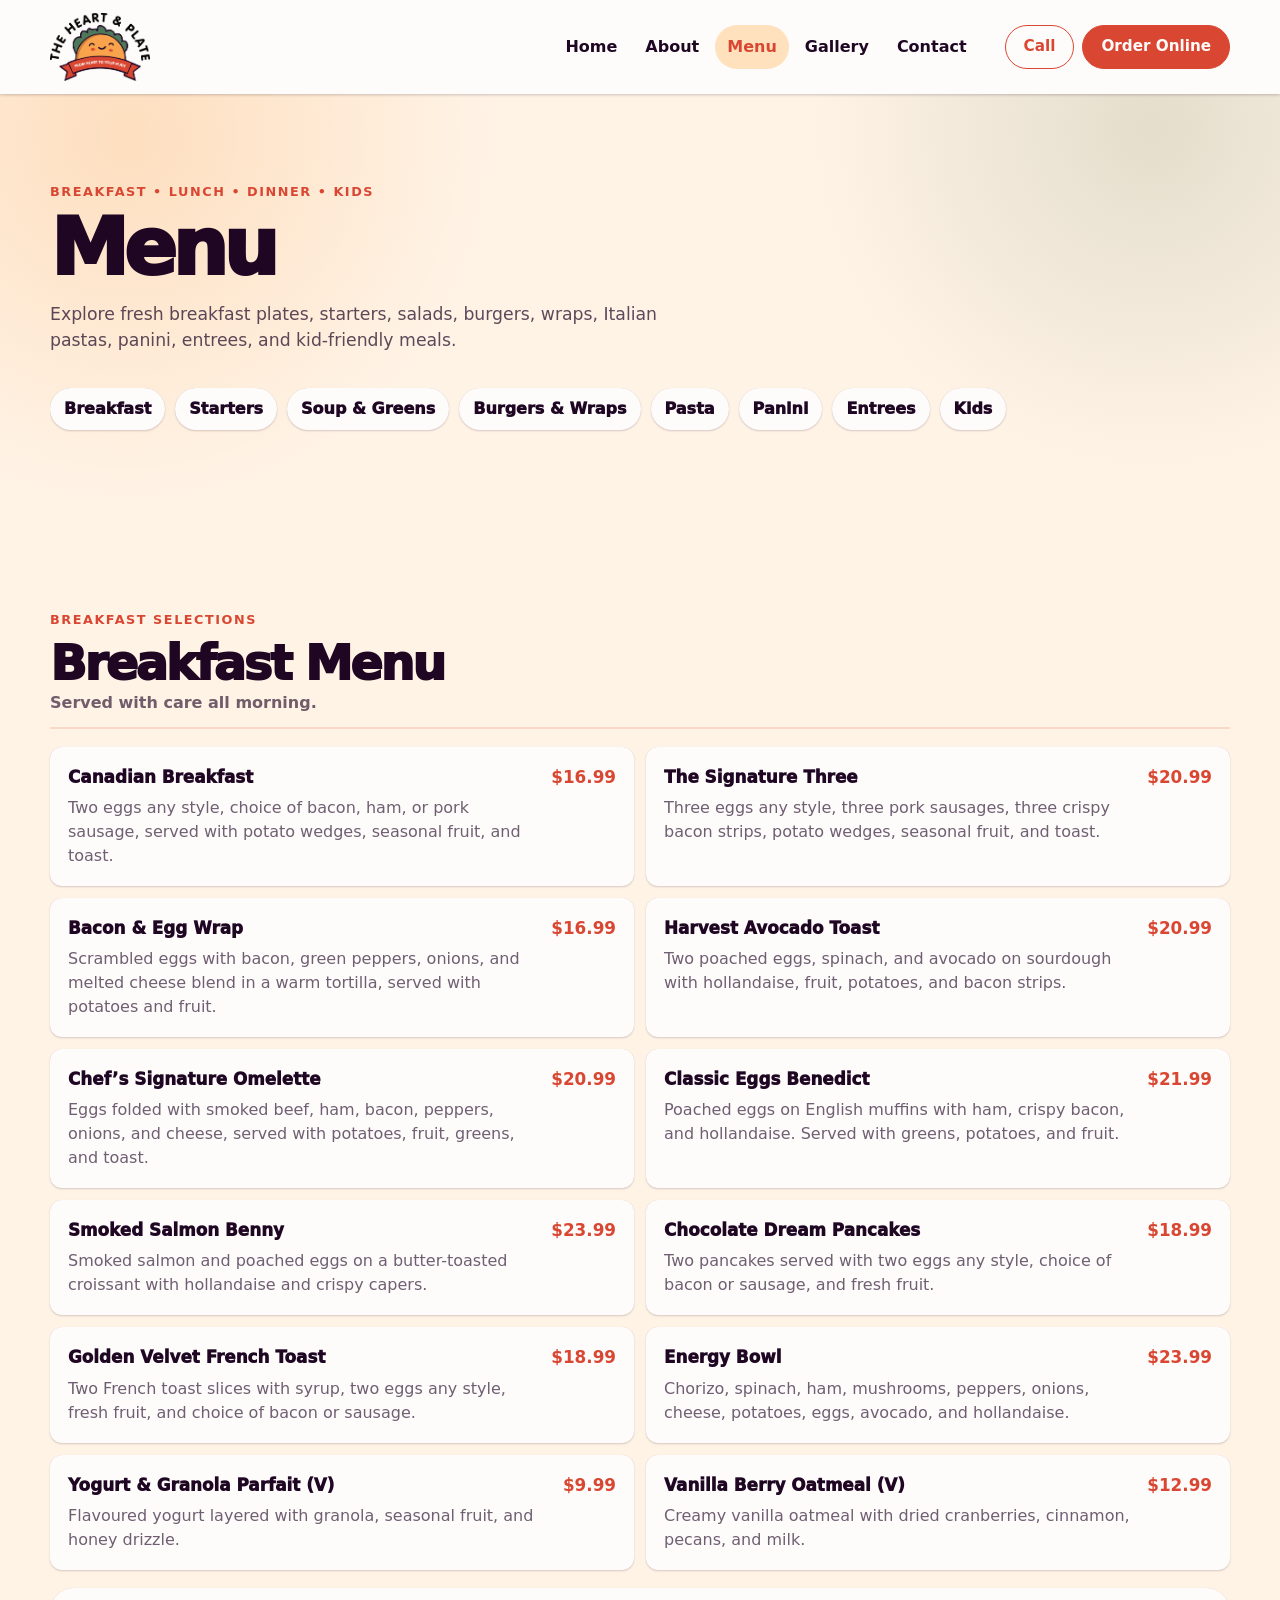
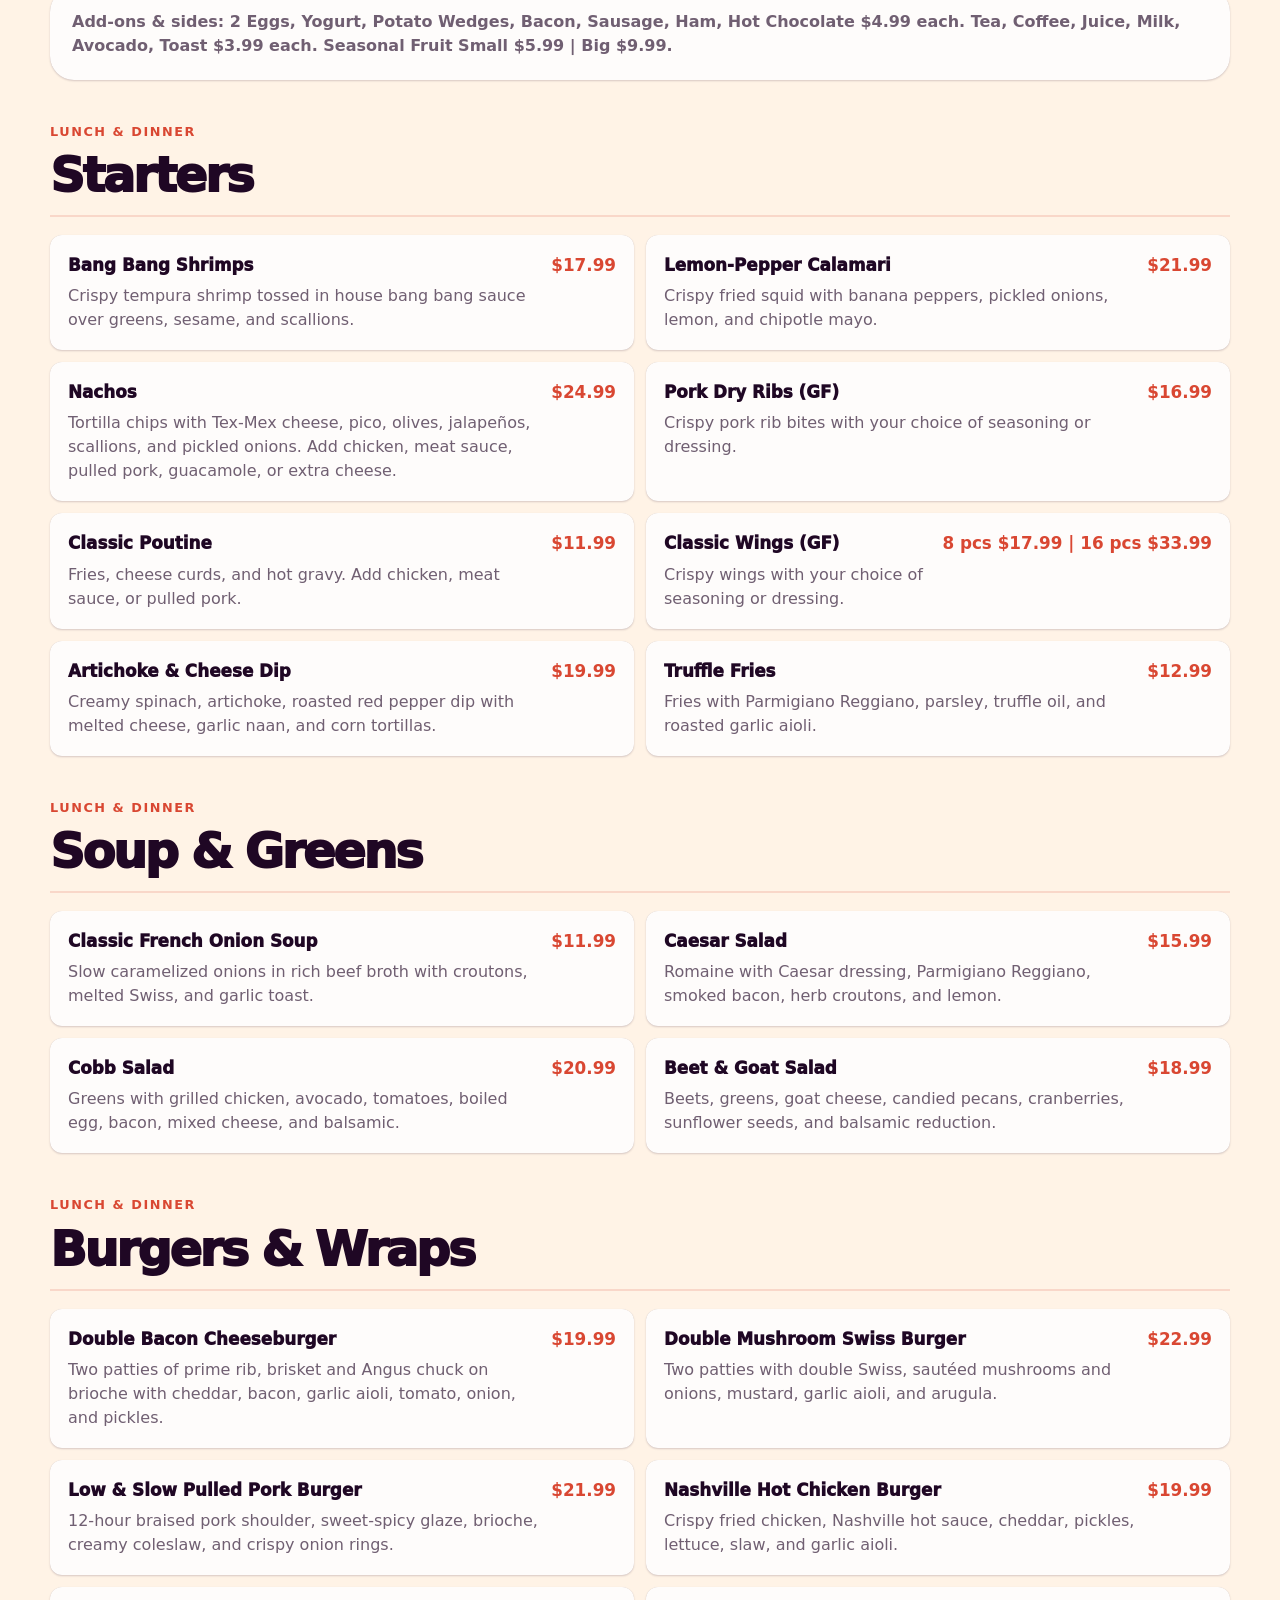
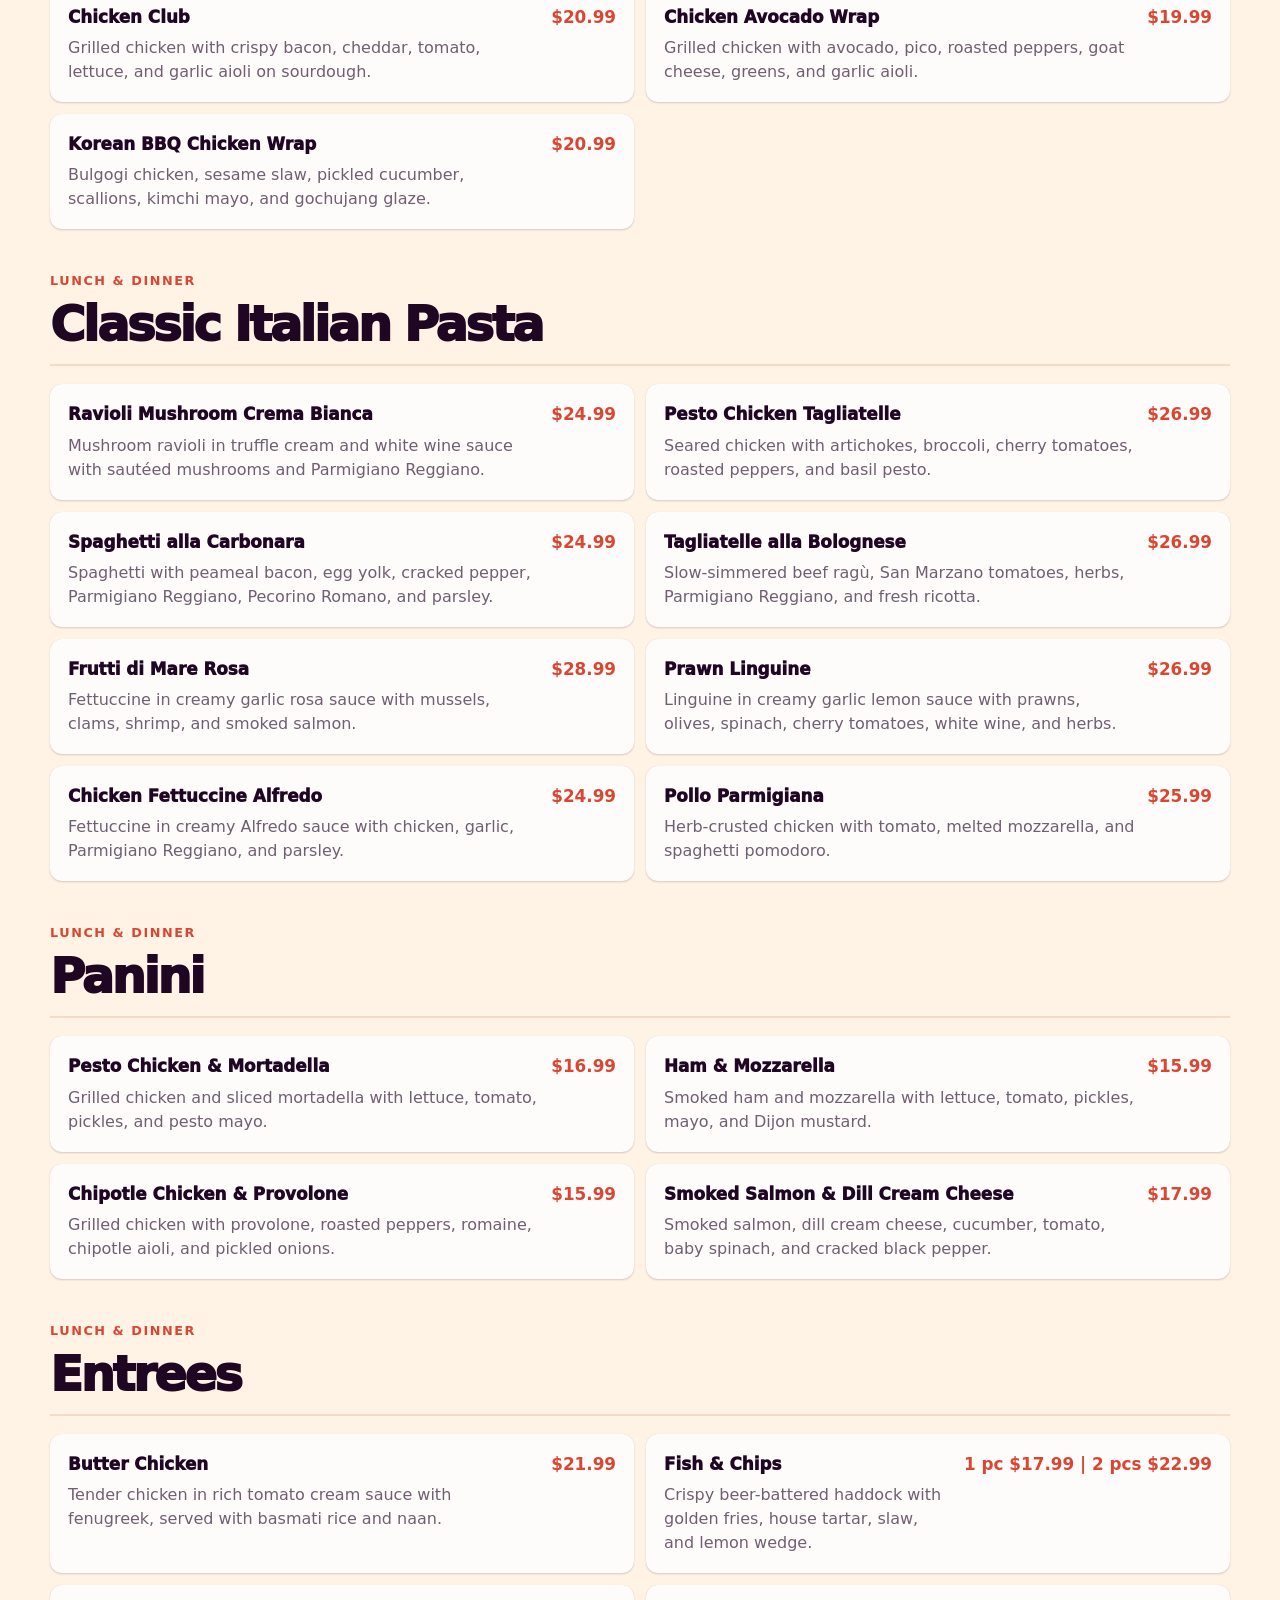
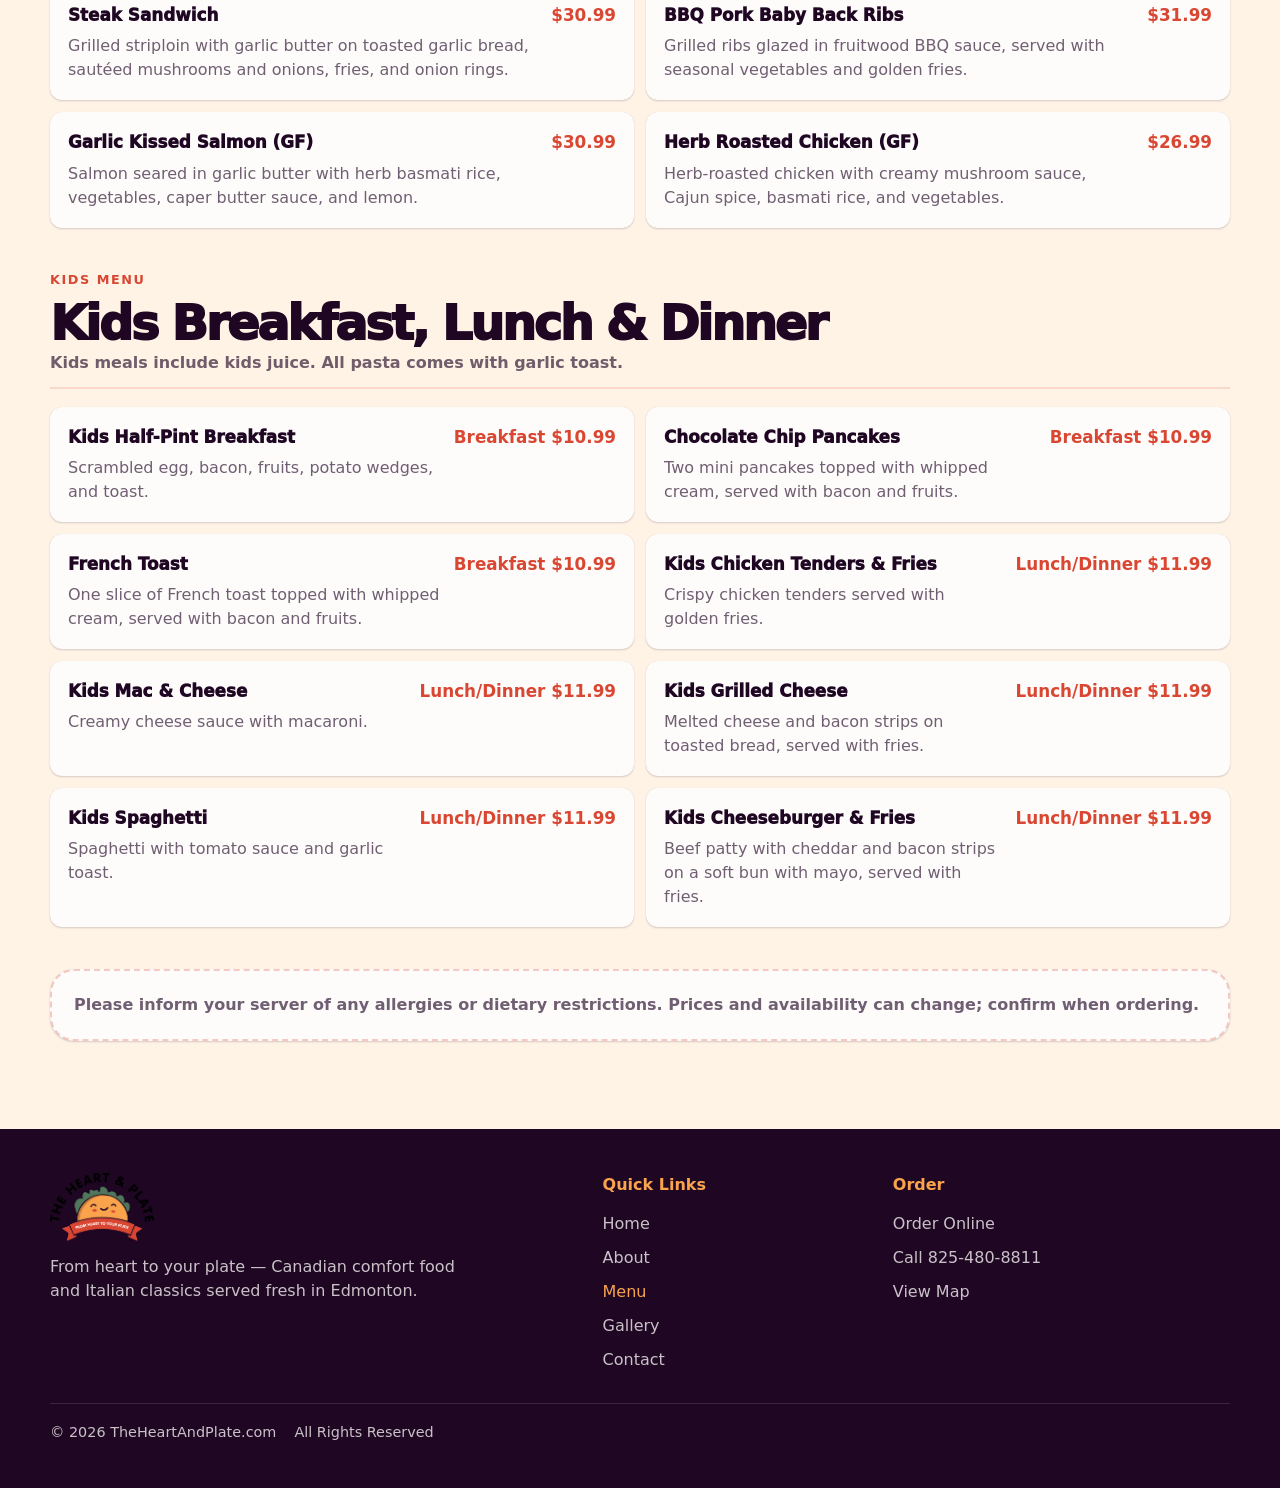
<file: menu.html>
<!doctype html>
<html lang="en">
<head>
  <meta charset="utf-8">
  <meta name="viewport" content="width=device-width, initial-scale=1">
  <title>Menu | The Heart & Plate Edmonton</title>
  <meta name="description" content="Browse The Heart & Plate menu with breakfast, lunch, dinner, Italian pasta, burgers, starters, entrees and kids meals in Edmonton.">
  <meta name="theme-color" content="#D94732">
  <meta property="og:title" content="Menu | The Heart & Plate Edmonton">
  <meta property="og:description" content="Browse The Heart & Plate menu with breakfast, lunch, dinner, Italian pasta, burgers, starters, entrees and kids meals in Edmonton.">
  <meta property="og:type" content="website">
  <meta property="og:image" content="assets/logo.png">
  <link rel="icon" href="assets/logo.png">
  <link rel="stylesheet" href="styles.css">
  <script src="script.js" defer></script>
</head>
<body>
  <a class="skip-link" href="#main">Skip to content</a>

  <header class="site-header" data-header>
    <div class="container header-inner">
      <a class="brand" href="index.html" aria-label="The Heart and Plate home">
        <img src="assets/logo.png" alt="The Heart and Plate logo" width="112" height="76">
      </a>

      <nav class="desktop-nav" aria-label="Primary navigation">
        <a href="index.html" >Home</a>
        <a href="about.html" >About</a>
        <a href="menu.html" aria-current="page">Menu</a>
        <a href="gallery.html" >Gallery</a>
        <a href="contact.html" >Contact</a>
      </nav>

      <div class="header-actions">
        <a class="btn btn-outline hide-sm" href="tel:+18254808811">Call</a>
        <a class="btn btn-primary" href="order-online.html">Order Online</a>
      </div>

      <button class="menu-toggle" type="button" aria-label="Open menu" aria-controls="mobile-menu" aria-expanded="false" data-menu-toggle>
        <span></span><span></span><span></span>
      </button>
    </div>

    <nav class="mobile-menu" id="mobile-menu" aria-label="Mobile navigation" data-mobile-menu>
      <a href="index.html" >Home</a>
      <a href="about.html" >About</a>
      <a href="menu.html" aria-current="page">Menu</a>
      <a href="gallery.html" >Gallery</a>
      <a href="contact.html" >Contact</a>
      <a href="order-online.html" >Order Online</a>
      <div class="mobile-menu-actions">
        <a class="btn btn-primary" href="order-online.html">Order Online</a>
        <a class="btn btn-dark" href="tel:+18254808811">Call 825-480-8811</a>
      </div>
    </nav>
  </header>

  <main id="main">
    <section class="page-hero menu-hero section-pad">
      <div class="container">
        <p class="eyebrow">Breakfast • Lunch • Dinner • Kids</p>
        <h1>Menu</h1>
        <p class="hero-lead">Explore fresh breakfast plates, starters, salads, burgers, wraps, Italian pastas, panini, entrees, and kid-friendly meals.</p>
        <div class="menu-jump">
          <a href="#breakfast">Breakfast</a><a href="#starters">Starters</a><a href="#soup-greens">Soup & Greens</a><a href="#burgers-wraps">Burgers & Wraps</a><a href="#classic-italian-pasta">Pasta</a><a href="#panini">Panini</a><a href="#entrees">Entrees</a><a href="#kids">Kids</a>
        </div>
      </div>
    </section>
    <section class="section-pad menu-page">
      <div class="container">
        <section class="menu-section" id="breakfast"><div class="menu-section-head"><p class="eyebrow">Breakfast selections</p><h2>Breakfast Menu</h2><span>Served with care all morning.</span></div><div class="menu-list"><article class="menu-item-card"><div><h3>Canadian Breakfast</h3><p>Two eggs any style, choice of bacon, ham, or pork sausage, served with potato wedges, seasonal fruit, and toast.</p></div><strong>$16.99</strong></article><article class="menu-item-card"><div><h3>The Signature Three</h3><p>Three eggs any style, three pork sausages, three crispy bacon strips, potato wedges, seasonal fruit, and toast.</p></div><strong>$20.99</strong></article><article class="menu-item-card"><div><h3>Bacon & Egg Wrap</h3><p>Scrambled eggs with bacon, green peppers, onions, and melted cheese blend in a warm tortilla, served with potatoes and fruit.</p></div><strong>$16.99</strong></article><article class="menu-item-card"><div><h3>Harvest Avocado Toast</h3><p>Two poached eggs, spinach, and avocado on sourdough with hollandaise, fruit, potatoes, and bacon strips.</p></div><strong>$20.99</strong></article><article class="menu-item-card"><div><h3>Chef’s Signature Omelette</h3><p>Eggs folded with smoked beef, ham, bacon, peppers, onions, and cheese, served with potatoes, fruit, greens, and toast.</p></div><strong>$20.99</strong></article><article class="menu-item-card"><div><h3>Classic Eggs Benedict</h3><p>Poached eggs on English muffins with ham, crispy bacon, and hollandaise. Served with greens, potatoes, and fruit.</p></div><strong>$21.99</strong></article><article class="menu-item-card"><div><h3>Smoked Salmon Benny</h3><p>Smoked salmon and poached eggs on a butter-toasted croissant with hollandaise and crispy capers.</p></div><strong>$23.99</strong></article><article class="menu-item-card"><div><h3>Chocolate Dream Pancakes</h3><p>Two pancakes served with two eggs any style, choice of bacon or sausage, and fresh fruit.</p></div><strong>$18.99</strong></article><article class="menu-item-card"><div><h3>Golden Velvet French Toast</h3><p>Two French toast slices with syrup, two eggs any style, fresh fruit, and choice of bacon or sausage.</p></div><strong>$18.99</strong></article><article class="menu-item-card"><div><h3>Energy Bowl</h3><p>Chorizo, spinach, ham, mushrooms, peppers, onions, cheese, potatoes, eggs, avocado, and hollandaise.</p></div><strong>$23.99</strong></article><article class="menu-item-card"><div><h3>Yogurt & Granola Parfait (V)</h3><p>Flavoured yogurt layered with granola, seasonal fruit, and honey drizzle.</p></div><strong>$9.99</strong></article><article class="menu-item-card"><div><h3>Vanilla Berry Oatmeal (V)</h3><p>Creamy vanilla oatmeal with dried cranberries, cinnamon, pecans, and milk.</p></div><strong>$12.99</strong></article></div><div class="note-card">Add-ons & sides: 2 Eggs, Yogurt, Potato Wedges, Bacon, Sausage, Ham, Hot Chocolate $4.99 each. Tea, Coffee, Juice, Milk, Avocado, Toast $3.99 each. Seasonal Fruit Small $5.99 | Big $9.99.</div></section><section class="menu-section" id="starters"><div class="menu-section-head"><p class="eyebrow">Lunch & Dinner</p><h2>Starters</h2></div><div class="menu-list"><article class="menu-item-card"><div><h3>Bang Bang Shrimps</h3><p>Crispy tempura shrimp tossed in house bang bang sauce over greens, sesame, and scallions.</p></div><strong>$17.99</strong></article><article class="menu-item-card"><div><h3>Lemon-Pepper Calamari</h3><p>Crispy fried squid with banana peppers, pickled onions, lemon, and chipotle mayo.</p></div><strong>$21.99</strong></article><article class="menu-item-card"><div><h3>Nachos</h3><p>Tortilla chips with Tex-Mex cheese, pico, olives, jalapeños, scallions, and pickled onions. Add chicken, meat sauce, pulled pork, guacamole, or extra cheese.</p></div><strong>$24.99</strong></article><article class="menu-item-card"><div><h3>Pork Dry Ribs (GF)</h3><p>Crispy pork rib bites with your choice of seasoning or dressing.</p></div><strong>$16.99</strong></article><article class="menu-item-card"><div><h3>Classic Poutine</h3><p>Fries, cheese curds, and hot gravy. Add chicken, meat sauce, or pulled pork.</p></div><strong>$11.99</strong></article><article class="menu-item-card"><div><h3>Classic Wings (GF)</h3><p>Crispy wings with your choice of seasoning or dressing.</p></div><strong>8 pcs $17.99 | 16 pcs $33.99</strong></article><article class="menu-item-card"><div><h3>Artichoke & Cheese Dip</h3><p>Creamy spinach, artichoke, roasted red pepper dip with melted cheese, garlic naan, and corn tortillas.</p></div><strong>$19.99</strong></article><article class="menu-item-card"><div><h3>Truffle Fries</h3><p>Fries with Parmigiano Reggiano, parsley, truffle oil, and roasted garlic aioli.</p></div><strong>$12.99</strong></article></div></section><section class="menu-section" id="soup-greens"><div class="menu-section-head"><p class="eyebrow">Lunch & Dinner</p><h2>Soup & Greens</h2></div><div class="menu-list"><article class="menu-item-card"><div><h3>Classic French Onion Soup</h3><p>Slow caramelized onions in rich beef broth with croutons, melted Swiss, and garlic toast.</p></div><strong>$11.99</strong></article><article class="menu-item-card"><div><h3>Caesar Salad</h3><p>Romaine with Caesar dressing, Parmigiano Reggiano, smoked bacon, herb croutons, and lemon.</p></div><strong>$15.99</strong></article><article class="menu-item-card"><div><h3>Cobb Salad</h3><p>Greens with grilled chicken, avocado, tomatoes, boiled egg, bacon, mixed cheese, and balsamic.</p></div><strong>$20.99</strong></article><article class="menu-item-card"><div><h3>Beet & Goat Salad</h3><p>Beets, greens, goat cheese, candied pecans, cranberries, sunflower seeds, and balsamic reduction.</p></div><strong>$18.99</strong></article></div></section><section class="menu-section" id="burgers-wraps"><div class="menu-section-head"><p class="eyebrow">Lunch & Dinner</p><h2>Burgers & Wraps</h2></div><div class="menu-list"><article class="menu-item-card"><div><h3>Double Bacon Cheeseburger</h3><p>Two patties of prime rib, brisket and Angus chuck on brioche with cheddar, bacon, garlic aioli, tomato, onion, and pickles.</p></div><strong>$19.99</strong></article><article class="menu-item-card"><div><h3>Double Mushroom Swiss Burger</h3><p>Two patties with double Swiss, sautéed mushrooms and onions, mustard, garlic aioli, and arugula.</p></div><strong>$22.99</strong></article><article class="menu-item-card"><div><h3>Low & Slow Pulled Pork Burger</h3><p>12-hour braised pork shoulder, sweet-spicy glaze, brioche, creamy coleslaw, and crispy onion rings.</p></div><strong>$21.99</strong></article><article class="menu-item-card"><div><h3>Nashville Hot Chicken Burger</h3><p>Crispy fried chicken, Nashville hot sauce, cheddar, pickles, lettuce, slaw, and garlic aioli.</p></div><strong>$19.99</strong></article><article class="menu-item-card"><div><h3>Chicken Club</h3><p>Grilled chicken with crispy bacon, cheddar, tomato, lettuce, and garlic aioli on sourdough.</p></div><strong>$20.99</strong></article><article class="menu-item-card"><div><h3>Chicken Avocado Wrap</h3><p>Grilled chicken with avocado, pico, roasted peppers, goat cheese, greens, and garlic aioli.</p></div><strong>$19.99</strong></article><article class="menu-item-card"><div><h3>Korean BBQ Chicken Wrap</h3><p>Bulgogi chicken, sesame slaw, pickled cucumber, scallions, kimchi mayo, and gochujang glaze.</p></div><strong>$20.99</strong></article></div></section><section class="menu-section" id="classic-italian-pasta"><div class="menu-section-head"><p class="eyebrow">Lunch & Dinner</p><h2>Classic Italian Pasta</h2></div><div class="menu-list"><article class="menu-item-card"><div><h3>Ravioli Mushroom Crema Bianca</h3><p>Mushroom ravioli in truffle cream and white wine sauce with sautéed mushrooms and Parmigiano Reggiano.</p></div><strong>$24.99</strong></article><article class="menu-item-card"><div><h3>Pesto Chicken Tagliatelle</h3><p>Seared chicken with artichokes, broccoli, cherry tomatoes, roasted peppers, and basil pesto.</p></div><strong>$26.99</strong></article><article class="menu-item-card"><div><h3>Spaghetti alla Carbonara</h3><p>Spaghetti with peameal bacon, egg yolk, cracked pepper, Parmigiano Reggiano, Pecorino Romano, and parsley.</p></div><strong>$24.99</strong></article><article class="menu-item-card"><div><h3>Tagliatelle alla Bolognese</h3><p>Slow-simmered beef ragù, San Marzano tomatoes, herbs, Parmigiano Reggiano, and fresh ricotta.</p></div><strong>$26.99</strong></article><article class="menu-item-card"><div><h3>Frutti di Mare Rosa</h3><p>Fettuccine in creamy garlic rosa sauce with mussels, clams, shrimp, and smoked salmon.</p></div><strong>$28.99</strong></article><article class="menu-item-card"><div><h3>Prawn Linguine</h3><p>Linguine in creamy garlic lemon sauce with prawns, olives, spinach, cherry tomatoes, white wine, and herbs.</p></div><strong>$26.99</strong></article><article class="menu-item-card"><div><h3>Chicken Fettuccine Alfredo</h3><p>Fettuccine in creamy Alfredo sauce with chicken, garlic, Parmigiano Reggiano, and parsley.</p></div><strong>$24.99</strong></article><article class="menu-item-card"><div><h3>Pollo Parmigiana</h3><p>Herb-crusted chicken with tomato, melted mozzarella, and spaghetti pomodoro.</p></div><strong>$25.99</strong></article></div></section><section class="menu-section" id="panini"><div class="menu-section-head"><p class="eyebrow">Lunch & Dinner</p><h2>Panini</h2></div><div class="menu-list"><article class="menu-item-card"><div><h3>Pesto Chicken & Mortadella</h3><p>Grilled chicken and sliced mortadella with lettuce, tomato, pickles, and pesto mayo.</p></div><strong>$16.99</strong></article><article class="menu-item-card"><div><h3>Ham & Mozzarella</h3><p>Smoked ham and mozzarella with lettuce, tomato, pickles, mayo, and Dijon mustard.</p></div><strong>$15.99</strong></article><article class="menu-item-card"><div><h3>Chipotle Chicken & Provolone</h3><p>Grilled chicken with provolone, roasted peppers, romaine, chipotle aioli, and pickled onions.</p></div><strong>$15.99</strong></article><article class="menu-item-card"><div><h3>Smoked Salmon & Dill Cream Cheese</h3><p>Smoked salmon, dill cream cheese, cucumber, tomato, baby spinach, and cracked black pepper.</p></div><strong>$17.99</strong></article></div></section><section class="menu-section" id="entrees"><div class="menu-section-head"><p class="eyebrow">Lunch & Dinner</p><h2>Entrees</h2></div><div class="menu-list"><article class="menu-item-card"><div><h3>Butter Chicken</h3><p>Tender chicken in rich tomato cream sauce with fenugreek, served with basmati rice and naan.</p></div><strong>$21.99</strong></article><article class="menu-item-card"><div><h3>Fish & Chips</h3><p>Crispy beer-battered haddock with golden fries, house tartar, slaw, and lemon wedge.</p></div><strong>1 pc $17.99 | 2 pcs $22.99</strong></article><article class="menu-item-card"><div><h3>Steak Sandwich</h3><p>Grilled striploin with garlic butter on toasted garlic bread, sautéed mushrooms and onions, fries, and onion rings.</p></div><strong>$30.99</strong></article><article class="menu-item-card"><div><h3>BBQ Pork Baby Back Ribs</h3><p>Grilled ribs glazed in fruitwood BBQ sauce, served with seasonal vegetables and golden fries.</p></div><strong>$31.99</strong></article><article class="menu-item-card"><div><h3>Garlic Kissed Salmon (GF)</h3><p>Salmon seared in garlic butter with herb basmati rice, vegetables, caper butter sauce, and lemon.</p></div><strong>$30.99</strong></article><article class="menu-item-card"><div><h3>Herb Roasted Chicken (GF)</h3><p>Herb-roasted chicken with creamy mushroom sauce, Cajun spice, basmati rice, and vegetables.</p></div><strong>$26.99</strong></article></div></section><section class="menu-section" id="kids"><div class="menu-section-head"><p class="eyebrow">Kids Menu</p><h2>Kids Breakfast, Lunch & Dinner</h2><span>Kids meals include kids juice. All pasta comes with garlic toast.</span></div><div class="menu-list"><article class="menu-item-card"><div><h3>Kids Half-Pint Breakfast</h3><p>Scrambled egg, bacon, fruits, potato wedges, and toast.</p></div><strong>Breakfast $10.99</strong></article><article class="menu-item-card"><div><h3>Chocolate Chip Pancakes</h3><p>Two mini pancakes topped with whipped cream, served with bacon and fruits.</p></div><strong>Breakfast $10.99</strong></article><article class="menu-item-card"><div><h3>French Toast</h3><p>One slice of French toast topped with whipped cream, served with bacon and fruits.</p></div><strong>Breakfast $10.99</strong></article><article class="menu-item-card"><div><h3>Kids Chicken Tenders & Fries</h3><p>Crispy chicken tenders served with golden fries.</p></div><strong>Lunch/Dinner $11.99</strong></article><article class="menu-item-card"><div><h3>Kids Mac & Cheese</h3><p>Creamy cheese sauce with macaroni.</p></div><strong>Lunch/Dinner $11.99</strong></article><article class="menu-item-card"><div><h3>Kids Grilled Cheese</h3><p>Melted cheese and bacon strips on toasted bread, served with fries.</p></div><strong>Lunch/Dinner $11.99</strong></article><article class="menu-item-card"><div><h3>Kids Spaghetti</h3><p>Spaghetti with tomato sauce and garlic toast.</p></div><strong>Lunch/Dinner $11.99</strong></article><article class="menu-item-card"><div><h3>Kids Cheeseburger & Fries</h3><p>Beef patty with cheddar and bacon strips on a soft bun with mayo, served with fries.</p></div><strong>Lunch/Dinner $11.99</strong></article></div></section>
        <div class="allergy-note">Please inform your server of any allergies or dietary restrictions. Prices and availability can change; confirm when ordering.</div>
      </div>
    </section>
  </main>

  <footer class="site-footer">
    <div class="container footer-grid">
      <div>
        <img class="footer-logo" src="assets/logo.png" alt="The Heart and Plate logo" width="112" height="76" loading="lazy">
        <p>From heart to your plate — Canadian comfort food and Italian classics served fresh in Edmonton.</p>
      </div>
      <div>
        <h2>Quick Links</h2>
        <a href="index.html" >Home</a>
        <a href="about.html" >About</a>
        <a href="menu.html" aria-current="page">Menu</a>
        <a href="gallery.html" >Gallery</a>
        <a href="contact.html" >Contact</a>
      </div>
      <div>
        <h2>Order</h2>
        <a href="order-online.html" >Order Online</a>
        <a href="tel:+18254808811">Call 825-480-8811</a>
        <a href="https://www.google.com/maps/search/?api=1&query=8157%20112%20Ave%20NW%2C%20Edmonton%2C%20AB%20T5B%202V1" target="_blank" rel="noopener">View Map</a>
      </div>
    </div>
    <div class="container footer-bottom">
      <span>© <span data-year></span> TheHeartAndPlate.com</span>
      <span>All Rights Reserved</span>
    </div>
  </footer>

  <div class="mobile-cta" aria-label="Quick mobile actions">
    <a href="tel:+18254808811">Call</a>
    <a class="mobile-cta-primary" href="order-online.html">Order</a>
    <a href="https://www.google.com/maps/search/?api=1&query=8157%20112%20Ave%20NW%2C%20Edmonton%2C%20AB%20T5B%202V1" target="_blank" rel="noopener">Directions</a>
  </div>
</body>
</html>
</file>
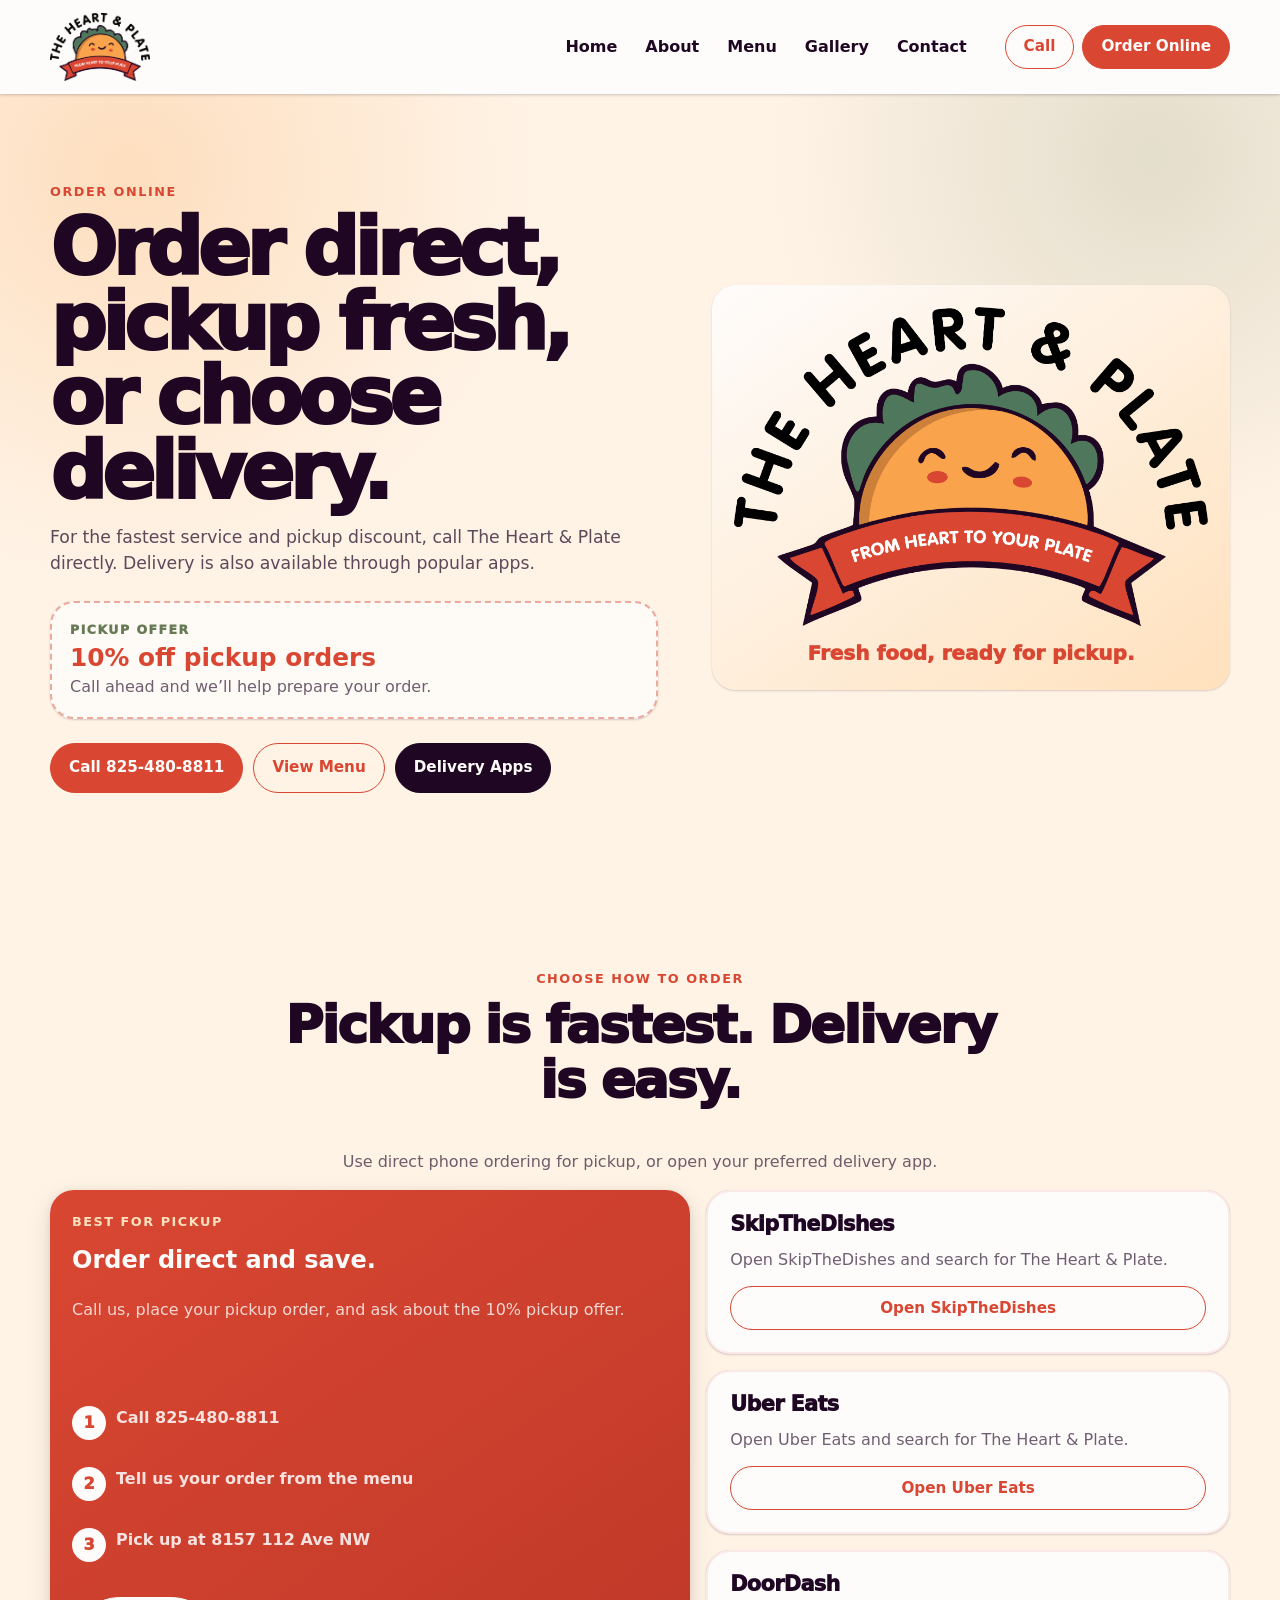
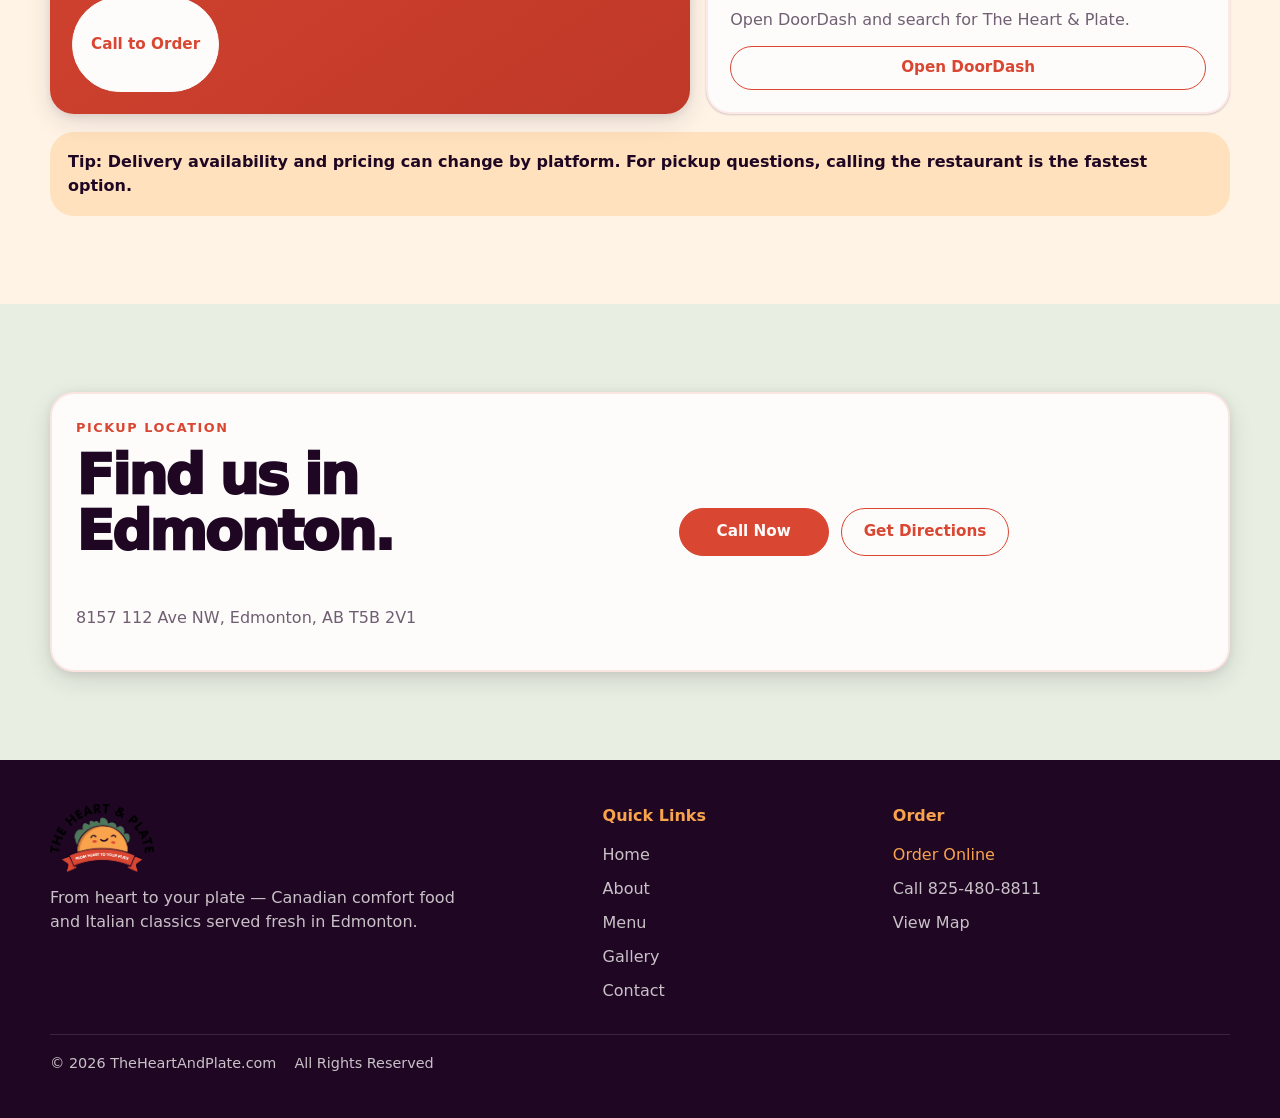
<file: order-online.html>
<!doctype html>
<html lang="en">
<head>
  <meta charset="utf-8">
  <meta name="viewport" content="width=device-width, initial-scale=1">
  <title>Order Online | The Heart & Plate Edmonton</title>
  <meta name="description" content="Order The Heart & Plate online for pickup or delivery through SkipTheDishes, Uber Eats and DoorDash.">
  <meta name="theme-color" content="#D94732">
  <meta property="og:title" content="Order Online | The Heart & Plate Edmonton">
  <meta property="og:description" content="Order The Heart & Plate online for pickup or delivery through SkipTheDishes, Uber Eats and DoorDash.">
  <meta property="og:type" content="website">
  <meta property="og:image" content="assets/logo.png">
  <link rel="icon" href="assets/logo.png">
  <link rel="stylesheet" href="styles.css">
  <script src="script.js" defer></script>
</head>
<body>
  <a class="skip-link" href="#main">Skip to content</a>

  <header class="site-header" data-header>
    <div class="container header-inner">
      <a class="brand" href="index.html" aria-label="The Heart and Plate home">
        <img src="assets/logo.png" alt="The Heart and Plate logo" width="112" height="76">
      </a>

      <nav class="desktop-nav" aria-label="Primary navigation">
        <a href="index.html" >Home</a>
        <a href="about.html" >About</a>
        <a href="menu.html" >Menu</a>
        <a href="gallery.html" >Gallery</a>
        <a href="contact.html" >Contact</a>
      </nav>

      <div class="header-actions">
        <a class="btn btn-outline hide-sm" href="tel:+18254808811">Call</a>
        <a class="btn btn-primary" href="order-online.html">Order Online</a>
      </div>

      <button class="menu-toggle" type="button" aria-label="Open menu" aria-controls="mobile-menu" aria-expanded="false" data-menu-toggle>
        <span></span><span></span><span></span>
      </button>
    </div>

    <nav class="mobile-menu" id="mobile-menu" aria-label="Mobile navigation" data-mobile-menu>
      <a href="index.html" >Home</a>
      <a href="about.html" >About</a>
      <a href="menu.html" >Menu</a>
      <a href="gallery.html" >Gallery</a>
      <a href="contact.html" >Contact</a>
      <a href="order-online.html" aria-current="page">Order Online</a>
      <div class="mobile-menu-actions">
        <a class="btn btn-primary" href="order-online.html">Order Online</a>
        <a class="btn btn-dark" href="tel:+18254808811">Call 825-480-8811</a>
      </div>
    </nav>
  </header>

  <main id="main">
    <section class="page-hero order-hero section-pad">
      <div class="container two-col hero-inner-page">
        <div>
          <p class="eyebrow">Order Online</p>
          <h1>Order direct, pickup fresh, or choose delivery.</h1>
          <p class="hero-lead">For the fastest service and pickup discount, call The Heart & Plate directly. Delivery is also available through popular apps.</p>
          <div class="hero-offer">
            <span class="offer-kicker">Pickup Offer</span>
            <strong>10% off pickup orders</strong>
            <span>Call ahead and we’ll help prepare your order.</span>
          </div>
          <div class="hero-ctas">
            <a class="btn btn-primary btn-lg" href="tel:+18254808811">Call 825-480-8811</a>
            <a class="btn btn-outline btn-lg" href="menu.html">View Menu</a>
            <a class="btn btn-dark btn-lg" href="#delivery-options">Delivery Apps</a>
          </div>
        </div>
        <div class="order-card-large">
          <img src="assets/logo.png" alt="The Heart and Plate logo" width="520" height="350">
          <strong>Fresh food, ready for pickup.</strong>
        </div>
      </div>
    </section>

    <section class="section-pad" id="delivery-options">
      <div class="container">
        <div class="section-heading center">
          <p class="eyebrow">Choose how to order</p>
          <h2>Pickup is fastest. Delivery is easy.</h2>
          <p>Use direct phone ordering for pickup, or open your preferred delivery app.</p>
        </div>

        <div class="order-options-grid">
          <article class="order-direct-card">
            <div>
              <p class="eyebrow">Best for pickup</p>
              <h2>Order direct and save.</h2>
              <p>Call us, place your pickup order, and ask about the 10% pickup offer.</p>
            </div>
            <ul class="order-step-list" aria-label="Pickup ordering steps">
              <li><span>1</span><strong>Call 825-480-8811</strong></li>
              <li><span>2</span><strong>Tell us your order from the menu</strong></li>
              <li><span>3</span><strong>Pick up at 8157 112 Ave NW</strong></li>
            </ul>
            <a class="btn btn-light" href="tel:+18254808811">Call to Order</a>
          </article>

          <div class="delivery-stack">
            <article class="delivery-card">
              <h3>SkipTheDishes</h3>
              <p>Open SkipTheDishes and search for The Heart & Plate.</p>
              <a class="btn btn-outline" href="https://www.skipthedishes.com/" target="_blank" rel="noopener">Open SkipTheDishes</a>
            </article>
            <article class="delivery-card">
              <h3>Uber Eats</h3>
              <p>Open Uber Eats and search for The Heart & Plate.</p>
              <a class="btn btn-outline" href="https://www.ubereats.com/" target="_blank" rel="noopener">Open Uber Eats</a>
            </article>
            <article class="delivery-card">
              <h3>DoorDash</h3>
              <p>Open DoorDash and search for The Heart & Plate.</p>
              <a class="btn btn-outline" href="https://www.doordash.com/" target="_blank" rel="noopener">Open DoorDash</a>
            </article>
          </div>
        </div>

        <div class="order-note-card">Tip: Delivery availability and pricing can change by platform. For pickup questions, calling the restaurant is the fastest option.</div>
      </div>
    </section>

    <section class="fresh section-pad">
      <div class="container contact-card visit-card">
        <div>
          <p class="eyebrow">Pickup location</p>
          <h2>Find us in Edmonton.</h2>
          <p>8157 112 Ave NW, Edmonton, AB T5B 2V1</p>
        </div>
        <div class="contact-actions">
          <a class="btn btn-primary" href="tel:+18254808811">Call Now</a>
          <a class="btn btn-outline" href="https://www.google.com/maps/search/?api=1&query=8157%20112%20Ave%20NW%2C%20Edmonton%2C%20AB%20T5B%202V1" target="_blank" rel="noopener">Get Directions</a>
        </div>
      </div>
    </section>
  </main>

  <footer class="site-footer">
    <div class="container footer-grid">
      <div>
        <img class="footer-logo" src="assets/logo.png" alt="The Heart and Plate logo" width="112" height="76" loading="lazy">
        <p>From heart to your plate — Canadian comfort food and Italian classics served fresh in Edmonton.</p>
      </div>
      <div>
        <h2>Quick Links</h2>
        <a href="index.html" >Home</a>
        <a href="about.html" >About</a>
        <a href="menu.html" >Menu</a>
        <a href="gallery.html" >Gallery</a>
        <a href="contact.html" >Contact</a>
      </div>
      <div>
        <h2>Order</h2>
        <a href="order-online.html" aria-current="page">Order Online</a>
        <a href="tel:+18254808811">Call 825-480-8811</a>
        <a href="https://www.google.com/maps/search/?api=1&query=8157%20112%20Ave%20NW%2C%20Edmonton%2C%20AB%20T5B%202V1" target="_blank" rel="noopener">View Map</a>
      </div>
    </div>
    <div class="container footer-bottom">
      <span>© <span data-year></span> TheHeartAndPlate.com</span>
      <span>All Rights Reserved</span>
    </div>
  </footer>

  <div class="mobile-cta" aria-label="Quick mobile actions">
    <a href="tel:+18254808811">Call</a>
    <a class="mobile-cta-primary" href="order-online.html">Order</a>
    <a href="https://www.google.com/maps/search/?api=1&query=8157%20112%20Ave%20NW%2C%20Edmonton%2C%20AB%20T5B%202V1" target="_blank" rel="noopener">Directions</a>
  </div>
</body>
</html>
</file>
<file: styles.css>
:root {
  --ribbon-red: #D94732;
  --ribbon-red-dark: #BF3828;
  --taco-orange: #F9A34D;
  --toasted-orange: #DD8C38;
  --soft-taco: #FFE1BD;
  --deep-plum: #1F0724;
  --leaf-green: #677955;
  --fresh-mint: #E8EFE2;
  --plate-cream: #FFF3E6;
  --warm-white: #FEFCFB;
  --text-main: rgba(31, 7, 36, 0.92);
  --text-soft: rgba(31, 7, 36, 0.64);
  --text-muted: rgba(31, 7, 36, 0.48);
  --white-soft: rgba(255, 252, 251, 0.76);
  --radius-card: 12px;
  --radius-large: 24px;
  --radius-pill: 50px;
  --shadow-card: 0 0 0.5px rgba(31, 7, 36, 0.16), 0 1px 2px rgba(31, 7, 36, 0.18);
  --shadow-lift: 0 8px 24px rgba(31, 7, 36, 0.12), 0 2px 8px rgba(31, 7, 36, 0.08);
  --shadow-header: 0 1px 3px rgba(31, 7, 36, 0.10), 0 2px 2px rgba(31, 7, 36, 0.06), 0 0 2px rgba(31, 7, 36, 0.07);
  --container: 1180px;
  --gutter: 16px;
  --header-height: 72px;
}

* { box-sizing: border-box; }
html { scroll-behavior: smooth; }
body {
  margin: 0;
  font-family: "Nunito Sans", Inter, ui-sans-serif, system-ui, -apple-system, BlinkMacSystemFont, "Segoe UI", sans-serif;
  color: var(--text-main);
  background: var(--plate-cream);
  line-height: 1.5;
  padding-bottom: 74px;
}
img { max-width: 100%; height: auto; display: block; }
a { color: inherit; text-decoration: none; }
p, h1, h2, h3 { margin-top: 0; }
p { color: var(--text-soft); }

.skip-link {
  position: fixed;
  top: 10px;
  left: 10px;
  z-index: 999;
  background: var(--deep-plum);
  color: var(--warm-white);
  padding: 10px 14px;
  border-radius: 8px;
  transform: translateY(-130%);
}
.skip-link:focus { transform: translateY(0); }

.container { width: min(100% - (var(--gutter) * 2), var(--container)); margin-inline: auto; }
.section-pad { padding: 56px 0; }
.center { text-align: center; max-width: 760px; margin-inline: auto; }
.eyebrow {
  margin: 0 0 10px;
  color: var(--ribbon-red);
  font-size: 0.8rem;
  font-weight: 900;
  letter-spacing: 0.12em;
  text-transform: uppercase;
}
.eyebrow.light { color: var(--taco-orange); }

.site-header {
  position: sticky;
  top: 0;
  z-index: 100;
  background: rgba(254, 252, 251, 0.94);
  backdrop-filter: blur(10px);
  box-shadow: var(--shadow-header);
}
.header-inner {
  min-height: var(--header-height);
  display: flex;
  align-items: center;
  justify-content: space-between;
  gap: 14px;
}
.brand { display: inline-flex; align-items: center; flex: 0 0 auto; }
.brand img { width: 88px; height: auto; }
.desktop-nav, .header-actions { display: none; }
.menu-toggle {
  width: 46px;
  height: 46px;
  border: 1px solid rgba(31, 7, 36, 0.14);
  border-radius: 50%;
  background: var(--warm-white);
  display: grid;
  place-content: center;
  gap: 5px;
  box-shadow: var(--shadow-card);
  cursor: pointer;
}
.menu-toggle span {
  display: block;
  width: 20px;
  height: 2px;
  border-radius: 99px;
  background: var(--deep-plum);
  transition: transform 0.2s ease, opacity 0.2s ease;
}
.menu-toggle[aria-expanded="true"] span:nth-child(1) { transform: translateY(7px) rotate(45deg); }
.menu-toggle[aria-expanded="true"] span:nth-child(2) { opacity: 0; }
.menu-toggle[aria-expanded="true"] span:nth-child(3) { transform: translateY(-7px) rotate(-45deg); }
.mobile-menu {
  display: grid;
  gap: 6px;
  max-height: 0;
  overflow: hidden;
  padding: 0 var(--gutter);
  background: var(--warm-white);
  transition: max-height 0.28s ease, padding 0.28s ease;
}
.mobile-menu.is-open { max-height: 560px; padding-block: 12px 20px; }
.mobile-menu a {
  min-height: 46px;
  display: flex;
  align-items: center;
  border-radius: 14px;
  padding: 12px 14px;
  font-weight: 900;
  color: var(--deep-plum);
}
.mobile-menu > a:hover { background: var(--soft-taco); }
.mobile-menu-actions { display: grid; gap: 10px; margin-top: 8px; }

.btn {
  min-height: 44px;
  display: inline-flex;
  align-items: center;
  justify-content: center;
  gap: 8px;
  padding: 10px 18px;
  border-radius: var(--radius-pill);
  border: 1.5px solid transparent;
  font-size: 0.95rem;
  font-weight: 900;
  line-height: 1;
  transition: transform 0.2s ease, background-color 0.2s ease, border-color 0.2s ease, color 0.2s ease;
  cursor: pointer;
  white-space: nowrap;
}
.btn:active { transform: scale(0.95); }
.btn-primary { background: var(--ribbon-red); color: var(--warm-white); border-color: var(--ribbon-red); }
.btn-primary:hover { background: var(--ribbon-red-dark); border-color: var(--ribbon-red-dark); }
.btn-outline { background: transparent; color: var(--ribbon-red); border-color: var(--ribbon-red); }
.btn-outline:hover { background: var(--soft-taco); }
.btn-dark { background: var(--deep-plum); color: var(--warm-white); border-color: var(--deep-plum); }
.btn-light, .btn-on-red { background: var(--warm-white); color: var(--ribbon-red); border-color: var(--warm-white); }
.btn-lg { width: 100%; min-height: 50px; }

.hero {
  position: relative;
  overflow: hidden;
  background:
    radial-gradient(circle at 5% 8%, rgba(249, 163, 77, 0.32), transparent 30%),
    radial-gradient(circle at 92% 2%, rgba(103, 121, 85, 0.22), transparent 26%),
    var(--plate-cream);
}
.hero-grid { display: grid; gap: 34px; align-items: center; }
.hero h1 {
  margin-bottom: 14px;
  color: var(--deep-plum);
  font-size: clamp(2.7rem, 12vw, 5rem);
  line-height: 0.95;
  letter-spacing: -0.06em;
  font-weight: 1000;
}
.hero-lead { max-width: 630px; font-size: 1.08rem; color: rgba(31, 7, 36, 0.72); }
.hero-offer {
  margin: 24px 0;
  padding: 18px;
  border: 2px dashed rgba(217, 71, 50, 0.45);
  border-radius: var(--radius-large);
  background: rgba(254, 252, 251, 0.72);
  box-shadow: var(--shadow-card);
}
.offer-kicker { display: block; color: var(--leaf-green); font-weight: 1000; text-transform: uppercase; font-size: 0.78rem; letter-spacing: 0.12em; }
.hero-offer strong { display: block; margin: 4px 0; color: var(--ribbon-red); font-size: 1.55rem; line-height: 1.1; }
.hero-offer span:last-child { color: var(--text-soft); }
.hero-ctas { display: grid; gap: 10px; }
.quick-info {
  margin-top: 22px;
  display: grid;
  gap: 12px;
}
.quick-info div {
  padding: 14px;
  border-radius: 16px;
  background: rgba(254, 252, 251, 0.7);
  box-shadow: var(--shadow-card);
}
.quick-info span { display: block; color: var(--text-muted); font-weight: 900; font-size: 0.8rem; text-transform: uppercase; letter-spacing: 0.08em; }
.quick-info strong { color: var(--deep-plum); }
.hero-art { position: relative; min-height: 330px; display: grid; place-items: center; }
.logo-card {
  width: min(100%, 520px);
  border-radius: 34px;
  padding: 28px;
  background: linear-gradient(145deg, var(--warm-white), var(--soft-taco));
  box-shadow: var(--shadow-lift);
  transform: rotate(-2deg);
}
.logo-card img { filter: drop-shadow(0 10px 12px rgba(31, 7, 36, 0.12)); }
.hero-chip {
  position: absolute;
  border-radius: var(--radius-pill);
  padding: 10px 14px;
  font-weight: 1000;
  box-shadow: var(--shadow-lift);
}
.chip-one { left: 0; bottom: 24px; background: var(--ribbon-red); color: var(--warm-white); }
.chip-two { right: 0; top: 10px; background: var(--fresh-mint); color: var(--leaf-green); }

.section-heading h2 {
  color: var(--deep-plum);
  font-size: clamp(1.9rem, 5vw, 3.25rem);
  line-height: 1.05;
  letter-spacing: -0.04em;
  font-weight: 1000;
}
.feature-grid, .menu-grid { display: grid; gap: 16px; }
.feature-card {
  padding: 22px;
  background: var(--warm-white);
  border-radius: var(--radius-card);
  box-shadow: var(--shadow-card);
}
.icon-bubble {
  width: 46px;
  height: 46px;
  display: grid;
  place-items: center;
  margin-bottom: 14px;
  border-radius: 50%;
  background: var(--soft-taco);
}
.feature-card h3, .menu-card h3, .cozy h3 { color: var(--deep-plum); margin-bottom: 8px; font-size: 1.12rem; font-weight: 1000; }
.feature-card p, .menu-card p, .cozy p { margin-bottom: 0; }

.story-band {
  background: var(--ribbon-red);
  color: var(--warm-white);
}
.story-grid { display: grid; gap: 22px; align-items: center; }
.story-band h2 {
  margin-bottom: 0;
  color: var(--warm-white);
  font-size: clamp(2.4rem, 10vw, 4.7rem);
  line-height: 0.95;
  letter-spacing: -0.06em;
  font-weight: 1000;
}
.story-copy p { color: var(--white-soft); font-size: 1.05rem; }

.split { display: grid; gap: 18px; margin-bottom: 28px; }
.menu-card {
  overflow: hidden;
  background: var(--warm-white);
  border-radius: var(--radius-card);
  box-shadow: var(--shadow-card);
}
.food-photo {
  min-height: 178px;
  display: grid;
  place-items: center;
  padding: 18px;
  text-align: center;
  color: var(--warm-white);
  font-weight: 1000;
  font-size: 1.35rem;
  line-height: 1.05;
  letter-spacing: -0.04em;
  isolation: isolate;
  position: relative;
}
.food-photo::before {
  content: "";
  position: absolute;
  inset: 22px;
  border-radius: 50%;
  border: 2px solid rgba(255,255,255,0.42);
  z-index: -1;
}
.food-steak { background: linear-gradient(145deg, #6b2d26, var(--ribbon-red)); }
.food-breakfast { background: linear-gradient(145deg, var(--taco-orange), #f3bf68); color: var(--deep-plum); }
.food-pancakes { background: linear-gradient(145deg, #8a4a35, #f1a66b); }
.food-pasta { background: linear-gradient(145deg, #b74b2e, #f0a24d); }
.food-eggs { background: linear-gradient(145deg, #f7c56e, #fff0bd); color: var(--deep-plum); }
.food-fish { background: linear-gradient(145deg, var(--leaf-green), #94a87c); }
.food-salad { background: linear-gradient(145deg, #7b2542, var(--leaf-green)); }
.food-ribs { background: linear-gradient(145deg, var(--deep-plum), var(--ribbon-red)); }
.menu-card-body { padding: 18px; }

.cozy { background: var(--deep-plum); color: var(--warm-white); }
.cozy-heading h2, .cozy-heading p, .cozy h3 { color: var(--warm-white); }
.cozy-heading p { color: var(--white-soft); }
.cozy-grid { display: grid; gap: 24px; }
.cozy-cards { display: grid; gap: 14px; }
.cozy-cards article {
  padding: 20px;
  border-radius: var(--radius-card);
  background: rgba(255, 252, 251, 0.08);
  border: 1px solid rgba(255, 252, 251, 0.12);
}
.cozy-cards p { color: var(--white-soft); }

.fresh { background: var(--fresh-mint); }
.fresh-grid { display: grid; gap: 22px; align-items: center; }
.fresh-panel {
  padding: 24px;
  background: rgba(254, 252, 251, 0.74);
  border-radius: var(--radius-large);
  box-shadow: var(--shadow-card);
}
.fresh-panel h2 { color: var(--deep-plum); font-size: clamp(2rem, 8vw, 3.7rem); line-height: 1; letter-spacing: -0.05em; font-weight: 1000; }
.fresh-actions { display: grid; gap: 10px; margin-top: 20px; }
.fresh-stat-grid { display: grid; grid-template-columns: 1fr 1fr; gap: 12px; }
.fresh-stat-grid div {
  min-height: 130px;
  display: grid;
  align-content: center;
  padding: 18px;
  border-radius: var(--radius-card);
  background: var(--warm-white);
  box-shadow: var(--shadow-card);
}
.fresh-stat-grid strong { display: block; color: var(--ribbon-red); font-size: 2rem; line-height: 1; letter-spacing: -0.05em; }
.fresh-stat-grid span { color: var(--text-soft); font-weight: 800; }

.contact-card {
  display: grid;
  gap: 22px;
  padding: 24px;
  border-radius: var(--radius-large);
  background: var(--warm-white);
  box-shadow: var(--shadow-lift);
}
.contact-card h2 { color: var(--deep-plum); font-size: clamp(2rem, 8vw, 3.5rem); line-height: 1; letter-spacing: -0.05em; font-weight: 1000; }
.contact-details { display: grid; gap: 12px; }
.contact-details a {
  display: grid;
  gap: 4px;
  padding: 16px;
  border-radius: var(--radius-card);
  background: var(--plate-cream);
}
.contact-details span { color: var(--text-muted); font-size: 0.8rem; font-weight: 900; text-transform: uppercase; letter-spacing: 0.08em; }
.contact-details strong { color: var(--deep-plum); }
.contact-actions { display: grid; gap: 10px; }

.site-footer {
  padding: 44px 0 96px;
  background: var(--deep-plum);
  color: var(--warm-white);
}
.footer-grid { display: grid; gap: 28px; }
.footer-logo { width: 104px; margin-bottom: 12px; }
.site-footer p { color: var(--white-soft); max-width: 420px; }
.site-footer h2 { margin: 0 0 10px; color: var(--taco-orange); font-size: 1rem; }
.site-footer a { display: block; padding: 5px 0; color: var(--white-soft); }
.site-footer a:hover { color: var(--warm-white); }
.footer-bottom {
  margin-top: 26px;
  padding-top: 18px;
  border-top: 1px solid rgba(255, 252, 251, 0.12);
  display: flex;
  flex-wrap: wrap;
  gap: 8px 18px;
  color: var(--white-soft);
  font-size: 0.9rem;
}

.mobile-cta {
  position: fixed;
  left: 10px;
  right: 10px;
  bottom: 10px;
  z-index: 120;
  display: grid;
  grid-template-columns: 1fr 1.15fr 1fr;
  gap: 8px;
  padding: 8px;
  background: rgba(254, 252, 251, 0.94);
  border: 1px solid rgba(31, 7, 36, 0.12);
  border-radius: 22px;
  box-shadow: 0 0 6px rgba(31, 7, 36, 0.22), 0 8px 18px rgba(31, 7, 36, 0.18);
  backdrop-filter: blur(12px);
}
.mobile-cta a {
  min-height: 48px;
  display: flex;
  align-items: center;
  justify-content: center;
  border-radius: var(--radius-pill);
  color: var(--deep-plum);
  font-weight: 1000;
}
.mobile-cta-primary { background: var(--ribbon-red); color: var(--warm-white) !important; }

@media (min-width: 480px) {
  :root { --gutter: 20px; }
  .hero-ctas, .fresh-actions, .contact-actions { grid-template-columns: repeat(3, auto); justify-content: start; }
  .hero-ctas .btn, .fresh-actions .btn, .contact-actions .btn { width: auto; }
  .quick-info { grid-template-columns: repeat(2, 1fr); }
}

@media (min-width: 768px) {
  :root { --gutter: 28px; --header-height: 82px; }
  body { padding-bottom: 0; }
  .section-pad { padding: 76px 0; }
  .brand img { width: 100px; }
  .hero-grid, .story-grid, .fresh-grid, .contact-card { grid-template-columns: 1.05fr 0.95fr; }
  .feature-grid { grid-template-columns: repeat(2, 1fr); }
  .menu-grid { grid-template-columns: repeat(2, 1fr); }
  .split { grid-template-columns: 1fr auto; align-items: end; }
  .cozy-grid { grid-template-columns: 0.9fr 1.1fr; }
  .mobile-cta { display: none; }
  .site-footer { padding-bottom: 44px; }
  .footer-grid { grid-template-columns: 1.4fr 0.7fr 0.9fr; }
}

@media (min-width: 1024px) {
  :root { --gutter: 40px; --header-height: 94px; }
  .menu-toggle, .mobile-menu { display: none; }
  .desktop-nav, .header-actions { display: flex; align-items: center; }
  .desktop-nav { gap: 4px; margin-left: auto; }
  .desktop-nav a {
    min-height: 44px;
    display: inline-flex;
    align-items: center;
    padding: 10px 12px;
    border-radius: var(--radius-pill);
    color: var(--deep-plum);
    font-weight: 900;
  }
  .desktop-nav a:hover { background: var(--soft-taco); color: var(--ribbon-red); }
  .header-actions { gap: 8px; margin-left: 12px; }
  .hero-grid { grid-template-columns: 1fr 0.86fr; gap: 48px; }
  .feature-grid { grid-template-columns: repeat(3, 1fr); }
  .menu-grid { grid-template-columns: repeat(4, 1fr); }
  .food-photo { min-height: 190px; }
  .fresh-stat-grid { grid-template-columns: repeat(2, 1fr); }
}

@media (min-width: 1280px) {
  .section-pad { padding: 88px 0; }
  .hero { min-height: calc(100vh - var(--header-height)); display: grid; align-items: center; }
  .hero h1 { font-size: 5.8rem; }
}

@media (max-width: 359px) {
  .brand img { width: 76px; }
  .hero h1 { font-size: 2.35rem; }
  .mobile-cta { left: 6px; right: 6px; gap: 5px; padding: 6px; }
  .mobile-cta a { font-size: 0.82rem; min-height: 44px; }
  .fresh-stat-grid { grid-template-columns: 1fr; }
}

@media (prefers-reduced-motion: reduce) {
  *, *::before, *::after {
    animation-duration: 0.01ms !important;
    animation-iteration-count: 1 !important;
    scroll-behavior: auto !important;
    transition-duration: 0.01ms !important;
  }
}

/* About page */
.about-hero {
  position: relative;
  overflow: hidden;
  background:
    radial-gradient(circle at 12% 10%, rgba(249, 163, 77, 0.36), transparent 30%),
    radial-gradient(circle at 94% 18%, rgba(217, 71, 50, 0.14), transparent 28%),
    var(--plate-cream);
}
.about-hero-grid,
.intro-grid,
.food-philosophy-grid {
  display: grid;
  gap: 28px;
  align-items: center;
}
.about-hero h1 {
  margin-bottom: 16px;
  color: var(--deep-plum);
  font-size: clamp(2.45rem, 11vw, 5.25rem);
  line-height: 0.96;
  letter-spacing: -0.06em;
  font-weight: 1000;
}
.about-brand-card {
  position: relative;
  padding: 28px;
  border-radius: 34px;
  background: linear-gradient(145deg, var(--warm-white), var(--soft-taco));
  box-shadow: var(--shadow-lift);
}
.about-brand-card img {
  filter: drop-shadow(0 10px 12px rgba(31, 7, 36, 0.12));
}
.about-brand-note {
  display: grid;
  gap: 2px;
  margin-top: 18px;
  padding: 16px;
  border-radius: 20px;
  background: rgba(254, 252, 251, 0.78);
  box-shadow: var(--shadow-card);
}
.about-brand-note strong {
  color: var(--ribbon-red);
  font-size: 1.2rem;
  font-weight: 1000;
}
.about-brand-note span {
  color: var(--text-soft);
  font-weight: 900;
}
.about-intro {
  background: var(--warm-white);
}
.intro-copy-card {
  padding: 22px;
  border-radius: var(--radius-large);
  background: var(--plate-cream);
  box-shadow: var(--shadow-card);
}
.intro-copy-card p:last-child {
  margin-bottom: 0;
}
.values {
  background: var(--plate-cream);
}
.value-card {
  position: relative;
  overflow: hidden;
}
.value-card::after {
  content: "";
  position: absolute;
  width: 86px;
  height: 86px;
  right: -36px;
  top: -36px;
  border-radius: 50%;
  background: rgba(249, 163, 77, 0.18);
}
.about-story-band {
  background: var(--ribbon-red);
  color: var(--warm-white);
}
.about-story-band h2 {
  margin-bottom: 0;
  color: var(--warm-white);
  font-size: clamp(2.3rem, 10vw, 4.7rem);
  line-height: 0.95;
  letter-spacing: -0.06em;
  font-weight: 1000;
}
.food-philosophy {
  background: var(--fresh-mint);
}
.about-stat-grid {
  display: grid;
  grid-template-columns: 1fr 1fr;
  gap: 12px;
}
.about-stat-grid div {
  min-height: 130px;
  display: grid;
  align-content: center;
  padding: 18px;
  border-radius: var(--radius-card);
  background: var(--warm-white);
  box-shadow: var(--shadow-card);
}
.about-stat-grid strong {
  display: block;
  color: var(--ribbon-red);
  font-size: clamp(1.75rem, 7vw, 2.6rem);
  line-height: 1;
  letter-spacing: -0.05em;
  font-weight: 1000;
}
.about-stat-grid span {
  color: var(--text-soft);
  font-weight: 800;
}
.visit-band {
  background: var(--plate-cream);
}
.visit-card {
  border: 2px solid rgba(217, 71, 50, 0.12);
}
.desktop-nav a[aria-current="page"],
.mobile-menu a[aria-current="page"] {
  background: var(--soft-taco);
  color: var(--ribbon-red);
}
.site-footer a[aria-current="page"] {
  color: var(--taco-orange);
}

@media (min-width: 768px) {
  .about-hero-grid,
  .intro-grid,
  .food-philosophy-grid {
    grid-template-columns: 1.05fr 0.95fr;
  }
  .about-brand-card {
    padding: 34px;
  }
}

@media (min-width: 1024px) {
  .about-hero-grid {
    grid-template-columns: 1fr 0.82fr;
    gap: 54px;
  }
  .intro-grid {
    grid-template-columns: 0.9fr 1.1fr;
    gap: 54px;
  }
}

@media (max-width: 359px) {
  .about-stat-grid {
    grid-template-columns: 1fr;
  }
}


/* Multi-page responsive additions */
.page-hero {
  background:
    radial-gradient(circle at 10% 10%, rgba(249, 163, 77, 0.26), transparent 30%),
    radial-gradient(circle at 90% 8%, rgba(103, 121, 85, 0.18), transparent 28%),
    var(--plate-cream);
}
.page-hero h1 {
  margin-bottom: 16px;
  color: var(--deep-plum);
  font-size: clamp(2.55rem, 11vw, 4.9rem);
  line-height: .95;
  letter-spacing: -0.06em;
  font-weight: 1000;
}
.two-col,
.hero-inner-page,
.intro-grid,
.food-philosophy-grid,
.contact-layout {
  display: grid;
  gap: 24px;
  align-items: center;
}
.about-brand-card,
.prose-card,
.contact-info-panel,
.map-card,
.contact-form,
.order-card-large,
.partner-card,
.note-card,
.allergy-note {
  background: var(--warm-white);
  border-radius: var(--radius-large);
  box-shadow: var(--shadow-card);
  padding: 22px;
}
.about-brand-card,
.order-card-large {
  display: grid;
  place-items: center;
  text-align: center;
  background: linear-gradient(145deg, var(--warm-white), var(--soft-taco));
}
.order-card-large strong {
  margin-top: 12px;
  color: var(--ribbon-red);
  font-size: 1.25rem;
  font-weight: 1000;
}
.prose-card h2,
.map-card h2,
.contact-form h2,
.contact-info-panel h2,
.partner-card h2 {
  color: var(--deep-plum);
  font-size: clamp(1.45rem, 5vw, 2.2rem);
  line-height: 1.05;
  letter-spacing: -0.04em;
  font-weight: 1000;
}
.warm-card { border: 2px solid rgba(217, 71, 50, 0.12); }
.menu-jump {
  display: flex;
  gap: 10px;
  overflow-x: auto;
  padding: 10px 0 4px;
  margin-top: 24px;
  scrollbar-width: thin;
}
.menu-jump a {
  flex: 0 0 auto;
  min-height: 42px;
  display: inline-flex;
  align-items: center;
  padding: 9px 14px;
  border-radius: var(--radius-pill);
  background: var(--warm-white);
  color: var(--deep-plum);
  box-shadow: var(--shadow-card);
  font-weight: 1000;
}
.menu-section {
  scroll-margin-top: 96px;
  margin-bottom: 42px;
}
.menu-section-head {
  margin-bottom: 18px;
  padding-bottom: 12px;
  border-bottom: 2px solid rgba(217, 71, 50, 0.16);
}
.menu-section-head h2 {
  margin-bottom: 4px;
  color: var(--deep-plum);
  font-size: clamp(1.8rem, 6vw, 3rem);
  line-height: 1;
  letter-spacing: -0.05em;
  font-weight: 1000;
}
.menu-section-head span { color: var(--text-soft); font-weight: 800; }
.menu-list {
  display: grid;
  gap: 12px;
}
.menu-item-card {
  display: grid;
  gap: 12px;
  padding: 18px;
  border-radius: var(--radius-card);
  background: var(--warm-white);
  box-shadow: var(--shadow-card);
}
.menu-item-card h3 {
  margin-bottom: 6px;
  color: var(--deep-plum);
  font-size: 1.05rem;
  font-weight: 1000;
}
.menu-item-card p { margin-bottom: 0; }
.menu-item-card strong {
  align-self: start;
  color: var(--ribbon-red);
  font-size: 1.05rem;
  white-space: nowrap;
}
.note-card,
.allergy-note {
  margin-top: 18px;
  color: var(--text-soft);
  font-weight: 800;
}
.allergy-note { border: 2px dashed rgba(217, 71, 50, 0.28); }
.gallery-grid,
.partner-grid {
  display: grid;
  gap: 16px;
}
.gallery-tile {
  min-height: 220px;
  display: flex;
  flex-direction: column;
  justify-content: flex-end;
  padding: 20px;
  border-radius: var(--radius-large);
  box-shadow: var(--shadow-lift);
  overflow: hidden;
  position: relative;
}
.gallery-tile::before {
  content: "";
  position: absolute;
  inset: 0;
  background: linear-gradient(to top, rgba(31,7,36,.74), rgba(31,7,36,.05));
}
.gallery-tile span,
.gallery-tile p { position: relative; z-index: 1; }
.gallery-tile span { color: var(--warm-white); font-size: 1.45rem; font-weight: 1000; line-height: 1; letter-spacing: -0.04em; }
.gallery-tile p { margin: 8px 0 0; color: rgba(255,252,251,.78); }
.tile-1 { background: radial-gradient(circle at 30% 20%, #FFE1BD, #D94732 48%, #1F0724); }
.tile-2 { background: radial-gradient(circle at 70% 20%, #F9A34D, #BF3828 48%, #1F0724); }
.tile-3 { background: radial-gradient(circle at 25% 15%, #E8EFE2, #677955 50%, #1F0724); }
.tile-4 { background: radial-gradient(circle at 70% 28%, #FEFCFB, #F9A34D 45%, #D94732); }
.tile-5 { background: radial-gradient(circle at 40% 20%, #FFE1BD, #DD8C38 42%, #1F0724); }
.tile-6 { background: radial-gradient(circle at 70% 20%, #E8EFE2, #D94732 50%, #1F0724); }
.contact-info-panel {
  display: grid;
  gap: 12px;
}
.contact-info-panel a,
.contact-details a {
  padding: 14px;
  border-radius: 16px;
  background: var(--plate-cream);
}
.contact-info-panel span,
.contact-details span {
  display: block;
  color: var(--text-muted);
  font-size: .78rem;
  font-weight: 1000;
  letter-spacing: .1em;
  text-transform: uppercase;
}
.contact-info-panel strong,
.contact-details strong { color: var(--deep-plum); }
.contact-form label {
  display: grid;
  gap: 7px;
  margin-bottom: 14px;
  color: var(--deep-plum);
  font-weight: 900;
}
.contact-form input,
.contact-form textarea {
  width: 100%;
  min-height: 46px;
  border: 1.5px solid rgba(31, 7, 36, 0.18);
  border-radius: 14px;
  padding: 12px 14px;
  color: var(--deep-plum);
  background: var(--plate-cream);
  font: inherit;
}
.contact-form input:focus,
.contact-form textarea:focus {
  outline: none;
  border-color: var(--ribbon-red);
  box-shadow: 0 0 0 3px rgba(217, 71, 50, 0.12);
}
.form-note { margin: 14px 0 0; font-size: .9rem; }
.partner-card {
  display: grid;
  gap: 10px;
  border: 2px solid rgba(217, 71, 50, .1);
}
.partner-card p { margin-bottom: 4px; }

@media (min-width: 640px) {
  .menu-item-card { grid-template-columns: 1fr auto; }
  .gallery-grid { grid-template-columns: repeat(2, 1fr); }
}
@media (min-width: 768px) {
  .two-col,
  .hero-inner-page,
  .intro-grid,
  .food-philosophy-grid,
  .contact-layout { grid-template-columns: 1fr 1fr; }
  .partner-grid { grid-template-columns: repeat(3, 1fr); }
  .menu-list { grid-template-columns: repeat(2, 1fr); }
}
@media (min-width: 1024px) {
  .hero-inner-page { grid-template-columns: 1.08fr .92fr; gap: 54px; }
  .gallery-grid { grid-template-columns: repeat(4, 1fr); }
  .gallery-tile:nth-child(1), .gallery-tile:nth-child(6) { grid-column: span 2; }
}
@media (max-width: 480px) {
  .menu-item-card strong { justify-self: start; }
  .gallery-tile { min-height: 190px; }
}


/* Fix pass: cleaner About CTA, real map embeds, and stronger order-online section */
.visit-card {
  align-items: center;
}
.visit-card .contact-actions {
  display: flex;
  flex-wrap: wrap;
  align-items: center;
  justify-content: flex-start;
  gap: 12px;
}
.visit-card .contact-actions .btn {
  width: auto;
  min-width: 150px;
  max-width: 100%;
  min-height: 48px;
  padding: 12px 22px;
  align-self: center;
}

.map-card {
  display: grid;
  gap: 16px;
  overflow: hidden;
}
.map-card .btn {
  justify-self: start;
}
.map-embed {
  width: 100%;
  min-height: 280px;
  border: 0;
  border-radius: 18px;
  box-shadow: var(--shadow-card);
  background: var(--plate-cream);
}
.contact-layout.map-layout {
  align-items: stretch;
}
.contact-layout.map-layout .map-card,
.contact-layout.map-layout .contact-form {
  height: 100%;
}

.order-options-grid {
  display: grid;
  gap: 16px;
}
.order-direct-card,
.delivery-card {
  background: var(--warm-white);
  border-radius: var(--radius-large);
  box-shadow: var(--shadow-card);
  padding: 22px;
}
.order-direct-card {
  display: grid;
  gap: 18px;
  background: linear-gradient(145deg, var(--ribbon-red), var(--ribbon-red-dark));
  color: var(--warm-white);
  box-shadow: var(--shadow-lift);
}
.order-direct-card h2,
.order-direct-card p,
.order-direct-card .eyebrow { color: var(--warm-white); }
.order-direct-card p { color: rgba(255,252,251,.8); }
.order-direct-card .eyebrow { color: var(--soft-taco); }
.order-direct-card .btn-light { justify-self: start; }
.order-step-list {
  display: grid;
  gap: 10px;
  margin: 0;
  padding: 0;
  list-style: none;
}
.order-step-list li {
  display: grid;
  grid-template-columns: 34px 1fr;
  gap: 10px;
  align-items: start;
  color: rgba(255,252,251,.86);
}
.order-step-list span {
  width: 34px;
  height: 34px;
  display: grid;
  place-items: center;
  border-radius: 50%;
  background: var(--warm-white);
  color: var(--ribbon-red);
  font-weight: 1000;
}
.delivery-card {
  display: grid;
  gap: 12px;
  border: 2px solid rgba(217, 71, 50, .1);
}
.delivery-card h3 {
  margin: 0;
  color: var(--deep-plum);
  font-size: 1.3rem;
  line-height: 1.05;
  letter-spacing: -.03em;
  font-weight: 1000;
}
.delivery-card p { margin-bottom: 2px; }
.order-note-card {
  margin-top: 18px;
  padding: 18px;
  border-radius: var(--radius-large);
  background: var(--soft-taco);
  color: var(--deep-plum);
  font-weight: 900;
}

@media (max-width: 767px) {
  .visit-card .contact-actions {
    display: grid;
    grid-template-columns: 1fr;
  }
  .visit-card .contact-actions .btn {
    width: 100%;
    min-width: 0;
  }
  .map-embed { min-height: 240px; }
}

@media (min-width: 768px) {
  .order-options-grid { grid-template-columns: 1.1fr .9fr; align-items: stretch; }
  .delivery-stack { display: grid; gap: 16px; }
}

@media (min-width: 1024px) {
  .map-embed { min-height: 360px; }
}
</file>
